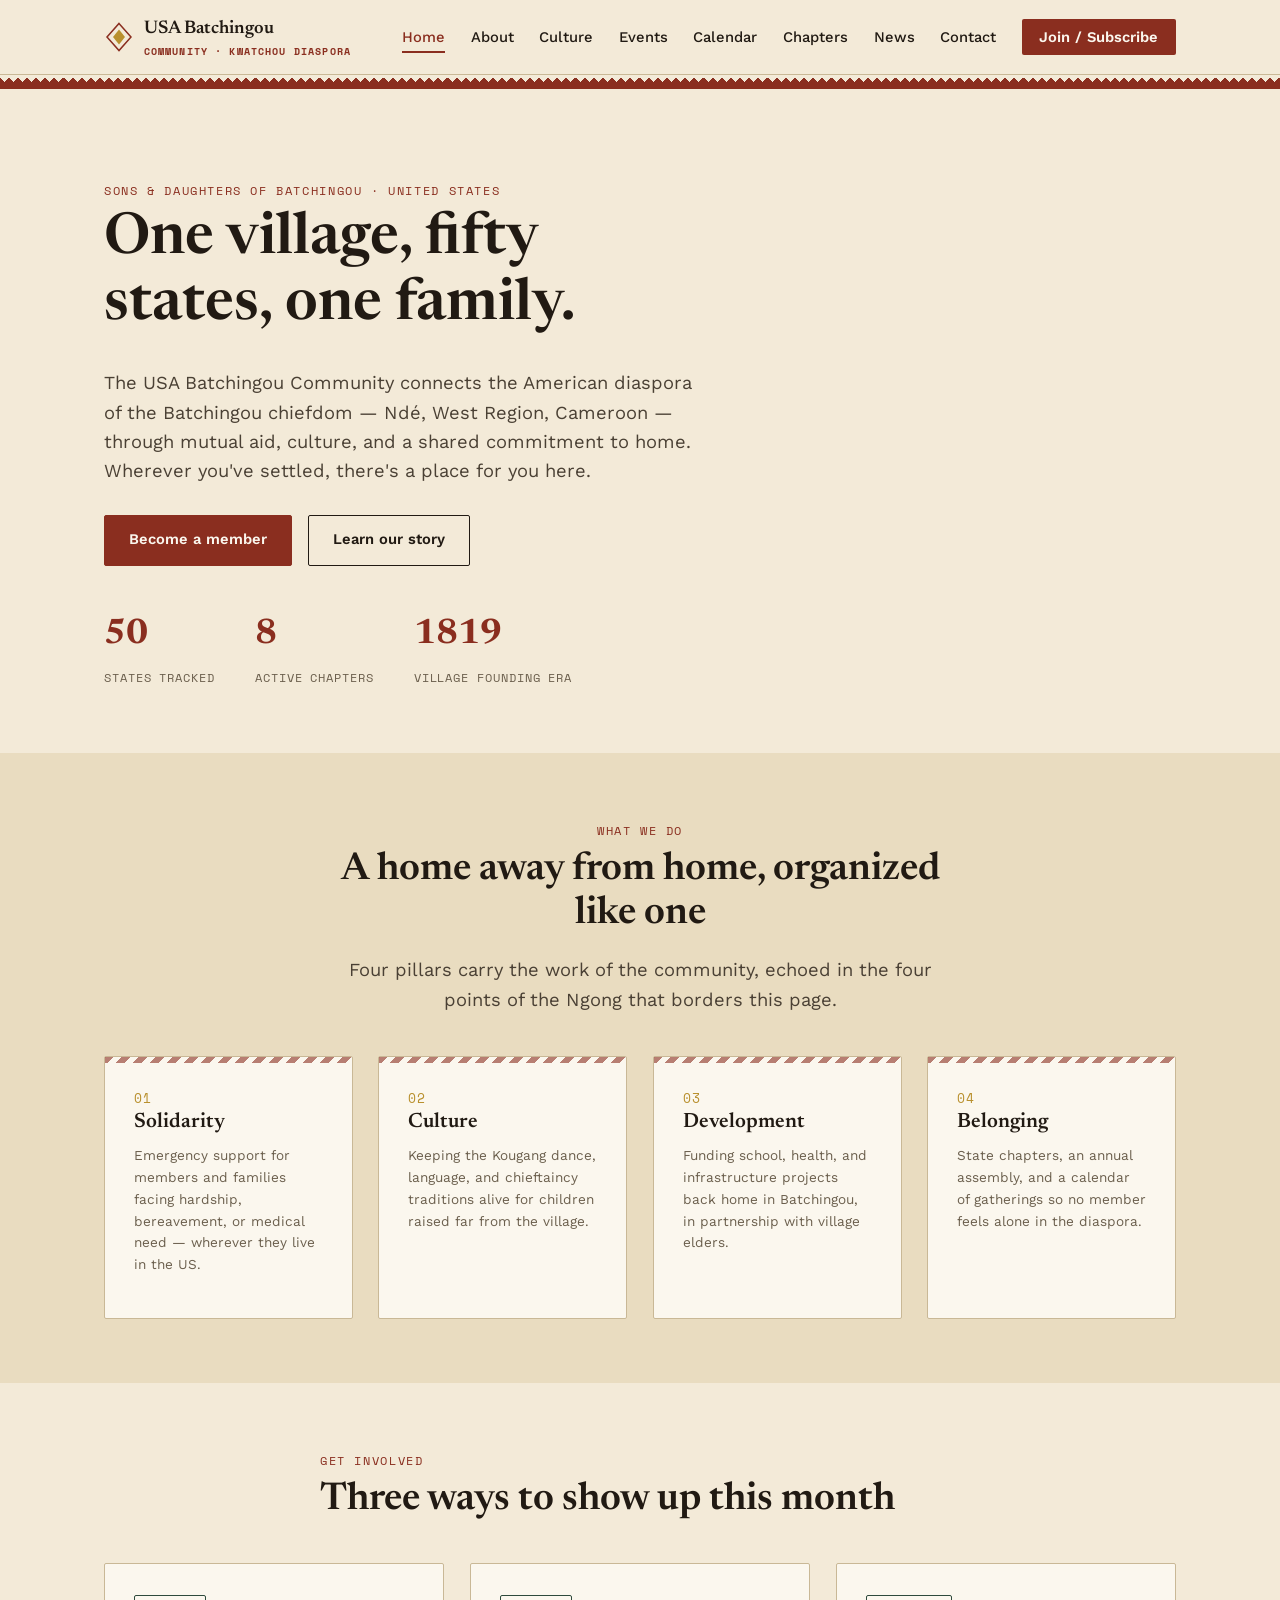
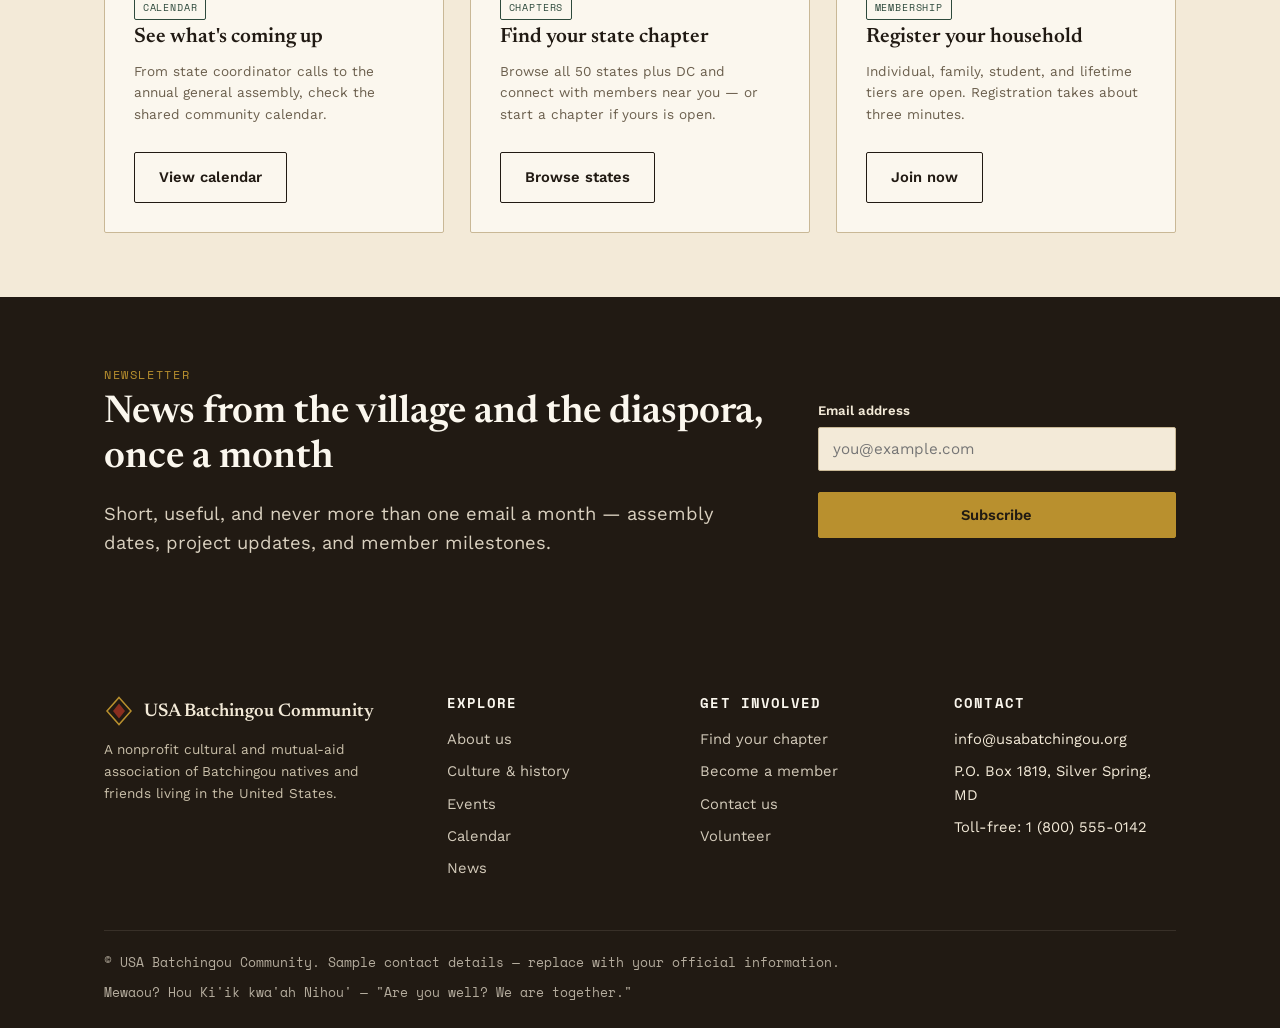
<file: index.html>
<!DOCTYPE html>
<html lang="en">
<head>
<meta charset="UTF-8">
<meta name="viewport" content="width=device-width, initial-scale=1.0">
<title>USA Batchingou Community — Home</title>
<meta name="description" content="The official home of the USA Batchingou Community — connecting sons and daughters of the Batchingou chiefdom across all 50 states.">
<link rel="stylesheet" href="styles.css">
</head>
<body>

<header class="site-header">
  <div class="nav-wrap">
    <a href="index.html" class="brand">
      <span class="mark">
        <svg viewBox="0 0 40 40" fill="none" xmlns="http://www.w3.org/2000/svg">
          <path d="M20 2 L36 20 L20 38 L4 20 Z" stroke="#8A2E1F" stroke-width="2"/>
          <path d="M20 10 L28 20 L20 30 L12 20 Z" fill="#B9902E"/>
        </svg>
      </span>
      <span>USA Batchingou<small>Community · Kwatchou Diaspora</small></span>
    </a>
    <button class="nav-toggle" aria-label="Toggle menu" aria-expanded="false"><span></span><span></span><span></span></button>
    <nav class="main-nav">
      <ul>
        <li><a href="index.html" class="active">Home</a></li>
        <li><a href="about.html">About</a></li>
        <li><a href="culture.html">Culture</a></li>
        <li><a href="events.html">Events</a></li>
        <li><a href="calendar.html">Calendar</a></li>
        <li><a href="chapters.html">Chapters</a></li>
        <li><a href="news.html">News</a></li>
        <li><a href="contact.html">Contact</a></li>
        <li><a href="membership.html" class="nav-cta">Join / Subscribe</a></li>
      </ul>
    </nav>
  </div>
</header>

<div class="ngong-row brick">
  <span></span><span></span><span></span><span></span><span></span><span></span><span></span><span></span><span></span><span></span><span></span><span></span><span></span><span></span><span></span><span></span><span></span><span></span><span></span><span></span>
</div>

<section class="hero">
  <div class="container">
    <div>
      <span class="eyebrow">Sons &amp; Daughters of Batchingou · United States</span>
      <h1>One village, fifty states, one family.</h1>
      <p class="lede">The USA Batchingou Community connects the American diaspora of the Batchingou chiefdom — Ndé, West Region, Cameroon — through mutual aid, culture, and a shared commitment to home. Wherever you've settled, there's a place for you here.</p>
      <div class="hero-actions">
        <a href="membership.html" class="btn btn-primary">Become a member</a>
        <a href="about.html" class="btn btn-ghost">Learn our story</a>
      </div>
      <div class="stats" style="margin-top:2.6rem;">
        <div class="stat"><b>50</b><span>States tracked</span></div>
        <div class="stat"><b>8</b><span>Active chapters</span></div>
        <div class="stat"><b>1819</b><span>Village founding era</span></div>
      </div>
    </div>
    <div class="hero-art" aria-hidden="true">
      <svg viewBox="0 0 320 320" xmlns="http://www.w3.org/2000/svg">
        <circle cx="160" cy="160" r="150" fill="#E9DCC0"/>
        <g stroke="#8A2E1F" stroke-width="3" fill="none">
          <path d="M160 40 L260 160 L160 280 L60 160 Z"/>
          <path d="M160 90 L215 160 L160 230 L105 160 Z" stroke="#B9902E"/>
          <path d="M160 130 L180 160 L160 190 L140 160 Z" fill="#2E4A3C" stroke="none"/>
        </g>
        <g fill="#8A2E1F">
          <circle cx="160" cy="40" r="5"/><circle cx="260" cy="160" r="5"/>
          <circle cx="160" cy="280" r="5"/><circle cx="60" cy="160" r="5"/>
        </g>
      </svg>
    </div>
  </div>
</section>

<section class="section-alt">
  <div class="container">
    <div class="section-head center">
      <span class="eyebrow">What we do</span>
      <h2>A home away from home, organized like one</h2>
      <p class="lede center" style="margin:0 auto;">Four pillars carry the work of the community, echoed in the four points of the Ngong that borders this page.</p>
    </div>
    <div class="grid grid-4">
      <div class="card card-corner">
        <span class="num">01</span>
        <h3>Solidarity</h3>
        <p class="small">Emergency support for members and families facing hardship, bereavement, or medical need — wherever they live in the US.</p>
      </div>
      <div class="card card-corner">
        <span class="num">02</span>
        <h3>Culture</h3>
        <p class="small">Keeping the Kougang dance, language, and chieftaincy traditions alive for children raised far from the village.</p>
      </div>
      <div class="card card-corner">
        <span class="num">03</span>
        <h3>Development</h3>
        <p class="small">Funding school, health, and infrastructure projects back home in Batchingou, in partnership with village elders.</p>
      </div>
      <div class="card card-corner">
        <span class="num">04</span>
        <h3>Belonging</h3>
        <p class="small">State chapters, an annual assembly, and a calendar of gatherings so no member feels alone in the diaspora.</p>
      </div>
    </div>
  </div>
</section>

<section>
  <div class="container">
    <div class="section-head">
      <span class="eyebrow">Get involved</span>
      <h2>Three ways to show up this month</h2>
    </div>
    <div class="grid grid-3">
      <div class="card">
        <span class="tag">Calendar</span>
        <h3>See what's coming up</h3>
        <p class="small">From state coordinator calls to the annual general assembly, check the shared community calendar.</p>
        <a href="calendar.html" class="btn btn-ghost" style="margin-top:.8rem;">View calendar</a>
      </div>
      <div class="card">
        <span class="tag">Chapters</span>
        <h3>Find your state chapter</h3>
        <p class="small">Browse all 50 states plus DC and connect with members near you — or start a chapter if yours is open.</p>
        <a href="chapters.html" class="btn btn-ghost" style="margin-top:.8rem;">Browse states</a>
      </div>
      <div class="card">
        <span class="tag">Membership</span>
        <h3>Register your household</h3>
        <p class="small">Individual, family, student, and lifetime tiers are open. Registration takes about three minutes.</p>
        <a href="membership.html" class="btn btn-ghost" style="margin-top:.8rem;">Join now</a>
      </div>
    </div>
  </div>
</section>

<section class="section-ink">
  <div class="container" style="display:grid; grid-template-columns:1.3fr .7fr; gap:3rem; align-items:center;">
    <div>
      <span class="eyebrow" style="color:var(--gold);">Newsletter</span>
      <h2>News from the village and the diaspora, once a month</h2>
      <p class="lede" style="color:#d9d0bf;">Short, useful, and never more than one email a month — assembly dates, project updates, and member milestones.</p>
    </div>
    <form data-demo-form>
      <div class="field">
        <label for="home-news-email" style="color:var(--parchment);">Email address</label>
        <input type="email" id="home-news-email" name="email" placeholder="you@example.com" required>
      </div>
      <button type="submit" class="btn btn-gold" style="width:100%; justify-content:center;">Subscribe</button>
      <div class="form-msg">Thank you — please check your inbox to confirm your subscription.</div>
    </form>
  </div>
</section>

<footer class="site-footer" id="site-footer-slot"></footer>
<script src="script.js"></script>
<script src="footer.js"></script>
</body>
</html>
</file>
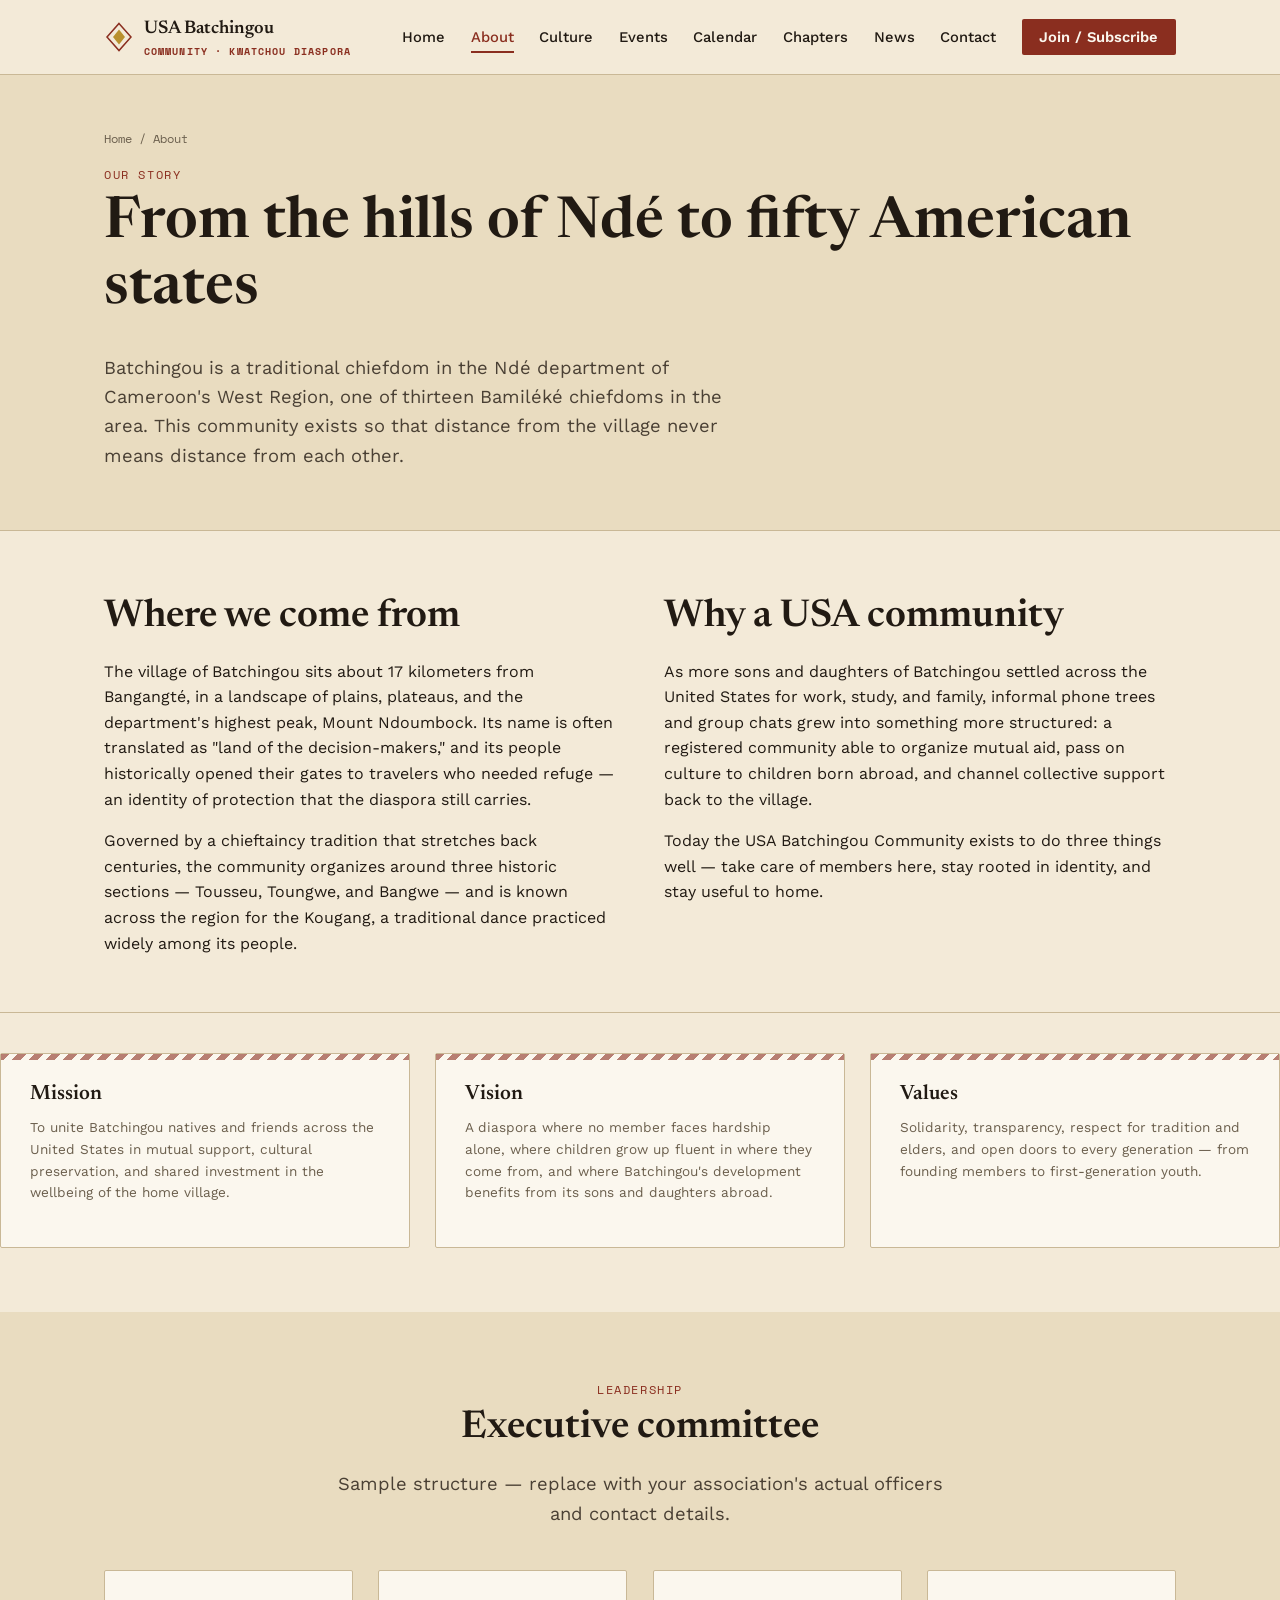
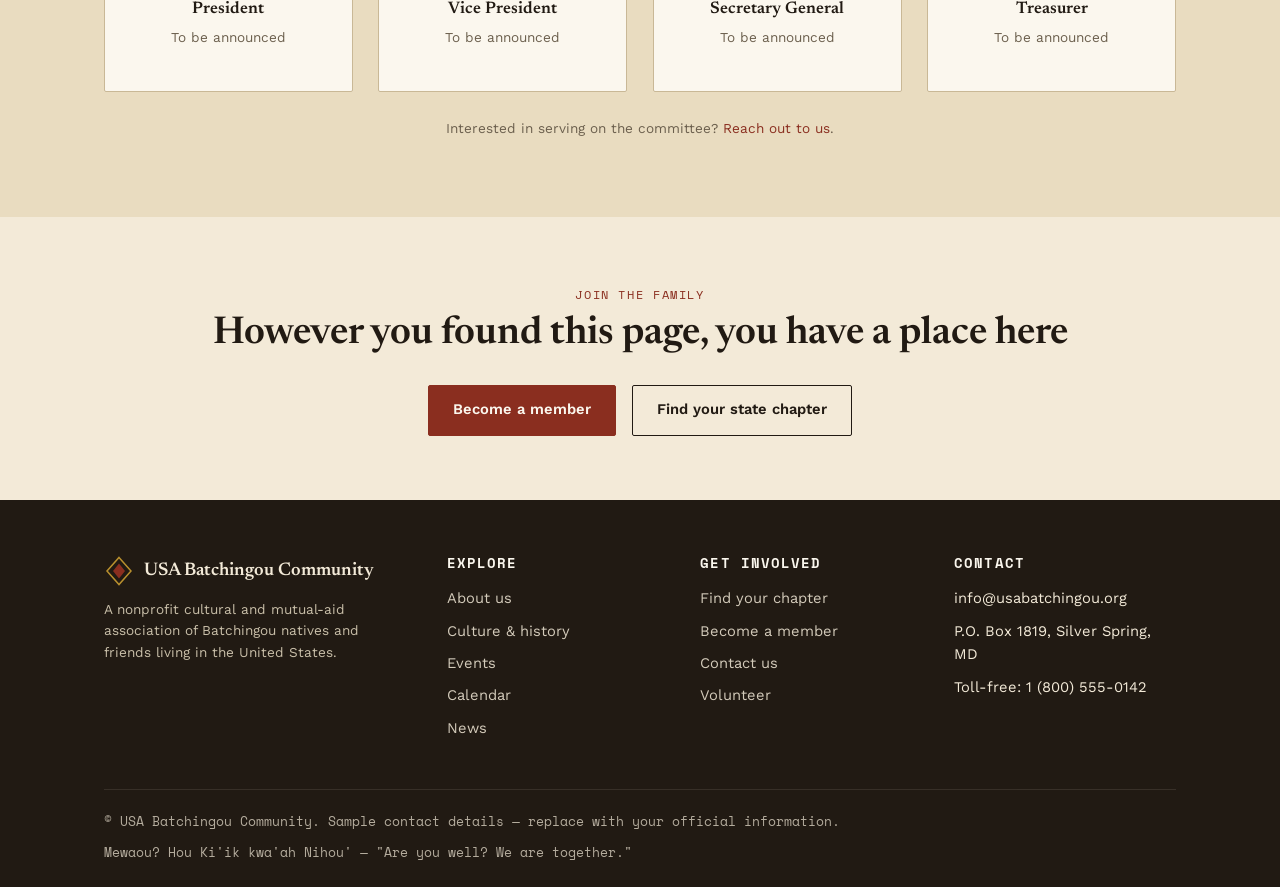
<file: about.html>
<!DOCTYPE html>
<html lang="en">
<head>
<meta charset="UTF-8">
<meta name="viewport" content="width=device-width, initial-scale=1.0">
<title>About — USA Batchingou Community</title>
<meta name="description" content="The history of the Batchingou chiefdom and the mission of its American diaspora community.">
<link rel="stylesheet" href="styles.css">
</head>
<body>

<header class="site-header">
  <div class="nav-wrap">
    <a href="index.html" class="brand">
      <span class="mark"><svg viewBox="0 0 40 40" fill="none" xmlns="http://www.w3.org/2000/svg"><path d="M20 2 L36 20 L20 38 L4 20 Z" stroke="#8A2E1F" stroke-width="2"/><path d="M20 10 L28 20 L20 30 L12 20 Z" fill="#B9902E"/></svg></span>
      <span>USA Batchingou<small>Community · Kwatchou Diaspora</small></span>
    </a>
    <button class="nav-toggle" aria-label="Toggle menu" aria-expanded="false"><span></span><span></span><span></span></button>
    <nav class="main-nav">
      <ul>
        <li><a href="index.html">Home</a></li>
        <li><a href="about.html" class="active">About</a></li>
        <li><a href="culture.html">Culture</a></li>
        <li><a href="events.html">Events</a></li>
        <li><a href="calendar.html">Calendar</a></li>
        <li><a href="chapters.html">Chapters</a></li>
        <li><a href="news.html">News</a></li>
        <li><a href="contact.html">Contact</a></li>
        <li><a href="membership.html" class="nav-cta">Join / Subscribe</a></li>
      </ul>
    </nav>
  </div>
</header>

<div class="page-banner">
  <div class="container">
    <div class="breadcrumb"><a href="index.html">Home</a> / About</div>
    <span class="eyebrow">Our story</span>
    <h1>From the hills of Ndé to fifty American states</h1>
    <p class="lede">Batchingou is a traditional chiefdom in the Ndé department of Cameroon's West Region, one of thirteen Bamiléké chiefdoms in the area. This community exists so that distance from the village never means distance from each other.</p>
  </div>
</div>

<section>
  <div class="container" style="display:grid; grid-template-columns:1fr 1fr; gap:3rem;">
    <div>
      <h2>Where we come from</h2>
      <p>The village of Batchingou sits about 17 kilometers from Bangangté, in a landscape of plains, plateaus, and the department's highest peak, Mount Ndoumbock. Its name is often translated as "land of the decision-makers," and its people historically opened their gates to travelers who needed refuge — an identity of protection that the diaspora still carries.</p>
      <p>Governed by a chieftaincy tradition that stretches back centuries, the community organizes around three historic sections — Tousseu, Toungwe, and Bangwe — and is known across the region for the Kougang, a traditional dance practiced widely among its people.</p>
    </div>
    <div>
      <h2>Why a USA community</h2>
      <p>As more sons and daughters of Batchingou settled across the United States for work, study, and family, informal phone trees and group chats grew into something more structured: a registered community able to organize mutual aid, pass on culture to children born abroad, and channel collective support back to the village.</p>
      <p>Today the USA Batchingou Community exists to do three things well — take care of members here, stay rooted in identity, and stay useful to home.</p>
    </div>
  </div>

  <hr class="divider">

  <div class="grid grid-3">
    <div class="card card-corner">
      <h3>Mission</h3>
      <p class="small">To unite Batchingou natives and friends across the United States in mutual support, cultural preservation, and shared investment in the wellbeing of the home village.</p>
    </div>
    <div class="card card-corner">
      <h3>Vision</h3>
      <p class="small">A diaspora where no member faces hardship alone, where children grow up fluent in where they come from, and where Batchingou's development benefits from its sons and daughters abroad.</p>
    </div>
    <div class="card card-corner">
      <h3>Values</h3>
      <p class="small">Solidarity, transparency, respect for tradition and elders, and open doors to every generation — from founding members to first-generation youth.</p>
    </div>
  </div>
</section>

<section class="section-alt">
  <div class="container">
    <div class="section-head center">
      <span class="eyebrow">Leadership</span>
      <h2>Executive committee</h2>
      <p class="lede center" style="margin:0 auto;">Sample structure — replace with your association's actual officers and contact details.</p>
    </div>
    <div class="grid grid-4">
      <div class="card center">
        <h3 style="font-size:1.05rem;">President</h3>
        <p class="small">To be announced</p>
      </div>
      <div class="card center">
        <h3 style="font-size:1.05rem;">Vice President</h3>
        <p class="small">To be announced</p>
      </div>
      <div class="card center">
        <h3 style="font-size:1.05rem;">Secretary General</h3>
        <p class="small">To be announced</p>
      </div>
      <div class="card center">
        <h3 style="font-size:1.05rem;">Treasurer</h3>
        <p class="small">To be announced</p>
      </div>
    </div>
    <p class="small center" style="margin-top:1.6rem;">Interested in serving on the committee? <a href="contact.html">Reach out to us</a>.</p>
  </div>
</section>

<section>
  <div class="container center">
    <span class="eyebrow">Join the family</span>
    <h2>However you found this page, you have a place here</h2>
    <div class="hero-actions" style="justify-content:center;">
      <a href="membership.html" class="btn btn-primary">Become a member</a>
      <a href="chapters.html" class="btn btn-ghost">Find your state chapter</a>
    </div>
  </div>
</section>

<footer class="site-footer" id="site-footer-slot"></footer>
<script src="script.js"></script>
<script src="footer.js"></script>
</body>
</html>
</file>
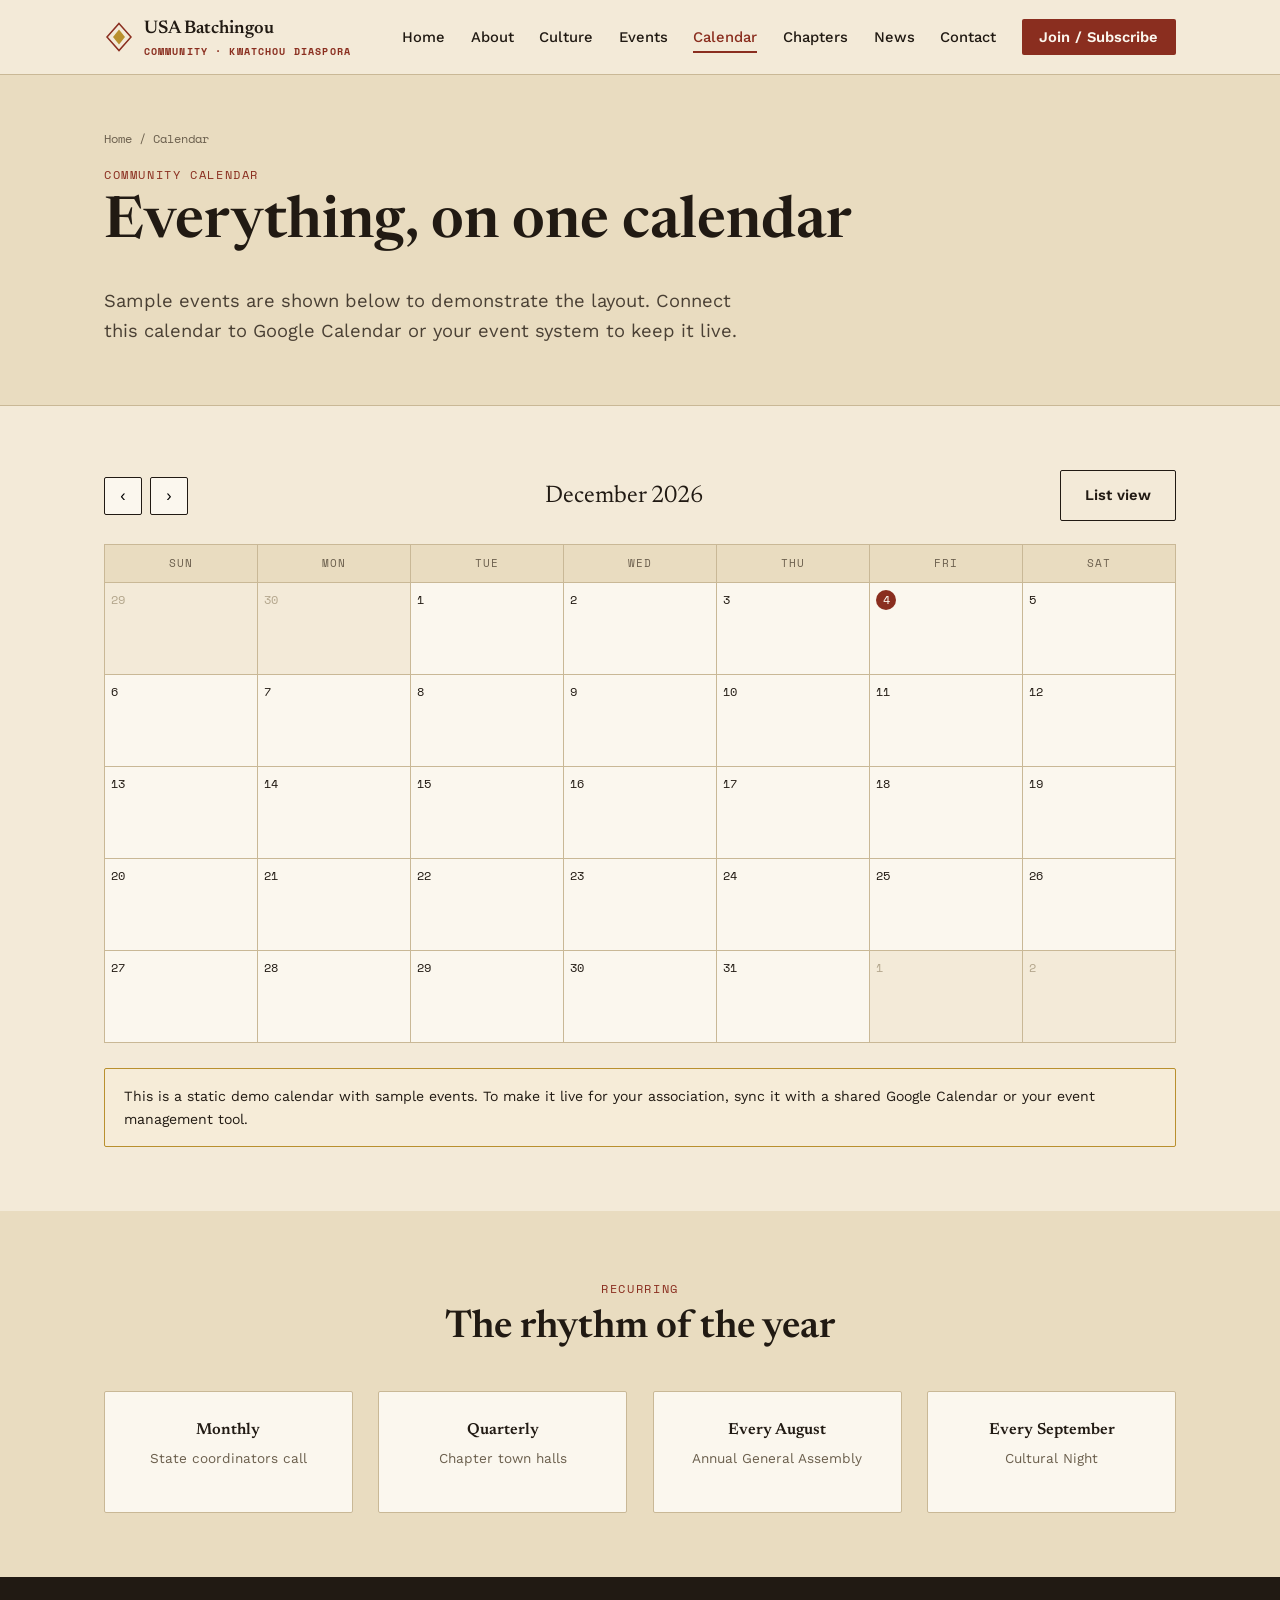
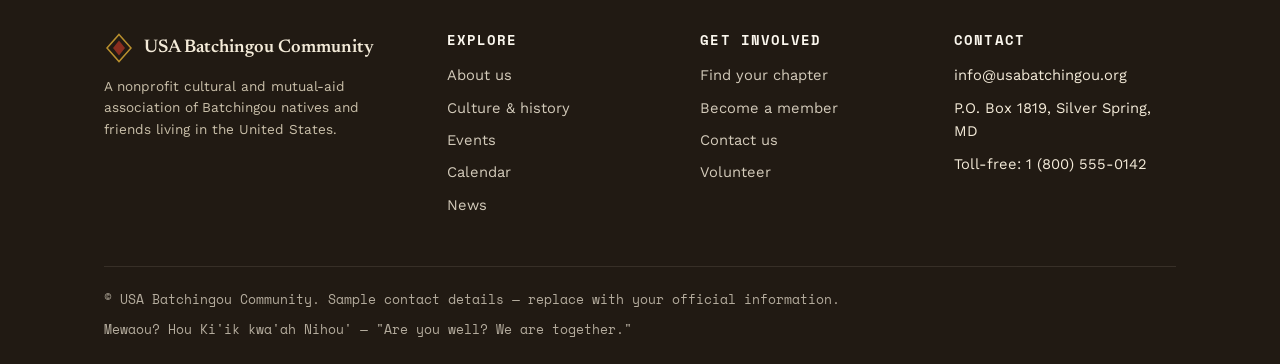
<file: calendar.html>
<!DOCTYPE html>
<html lang="en">
<head>
<meta charset="UTF-8">
<meta name="viewport" content="width=device-width, initial-scale=1.0">
<title>Calendar — USA Batchingou Community</title>
<meta name="description" content="The shared community calendar of the USA Batchingou Community — assemblies, chapter meetups, and cultural events.">
<link rel="stylesheet" href="styles.css">
</head>
<body>

<header class="site-header">
  <div class="nav-wrap">
    <a href="index.html" class="brand">
      <span class="mark"><svg viewBox="0 0 40 40" fill="none" xmlns="http://www.w3.org/2000/svg"><path d="M20 2 L36 20 L20 38 L4 20 Z" stroke="#8A2E1F" stroke-width="2"/><path d="M20 10 L28 20 L20 30 L12 20 Z" fill="#B9902E"/></svg></span>
      <span>USA Batchingou<small>Community · Kwatchou Diaspora</small></span>
    </a>
    <button class="nav-toggle" aria-label="Toggle menu" aria-expanded="false"><span></span><span></span><span></span></button>
    <nav class="main-nav">
      <ul>
        <li><a href="index.html">Home</a></li>
        <li><a href="about.html">About</a></li>
        <li><a href="culture.html">Culture</a></li>
        <li><a href="events.html">Events</a></li>
        <li><a href="calendar.html" class="active">Calendar</a></li>
        <li><a href="chapters.html">Chapters</a></li>
        <li><a href="news.html">News</a></li>
        <li><a href="contact.html">Contact</a></li>
        <li><a href="membership.html" class="nav-cta">Join / Subscribe</a></li>
      </ul>
    </nav>
  </div>
</header>

<div class="page-banner">
  <div class="container">
    <div class="breadcrumb"><a href="index.html">Home</a> / Calendar</div>
    <span class="eyebrow">Community calendar</span>
    <h1>Everything, on one calendar</h1>
    <p class="lede">Sample events are shown below to demonstrate the layout. Connect this calendar to Google Calendar or your event system to keep it live.</p>
  </div>
</div>

<section>
  <div class="container">
    <div class="cal-head">
      <div class="cal-nav">
        <button id="calPrev" aria-label="Previous month">‹</button>
        <button id="calNext" aria-label="Next month">›</button>
      </div>
      <div class="month-label" id="calMonthLabel"></div>
      <a href="events.html" class="btn btn-ghost">List view</a>
    </div>
    <div class="cal-grid" id="calGrid"></div>

    <div class="notice" style="margin-top:1.6rem;">
      This is a static demo calendar with sample events. To make it live for your association, sync it with a shared Google Calendar or your event management tool.
    </div>
  </div>
</section>

<section class="section-alt">
  <div class="container">
    <div class="section-head center">
      <span class="eyebrow">Recurring</span>
      <h2>The rhythm of the year</h2>
    </div>
    <div class="grid grid-4">
      <div class="card center"><h3 style="font-size:1rem;">Monthly</h3><p class="small">State coordinators call</p></div>
      <div class="card center"><h3 style="font-size:1rem;">Quarterly</h3><p class="small">Chapter town halls</p></div>
      <div class="card center"><h3 style="font-size:1rem;">Every August</h3><p class="small">Annual General Assembly</p></div>
      <div class="card center"><h3 style="font-size:1rem;">Every September</h3><p class="small">Cultural Night</p></div>
    </div>
  </div>
</section>

<footer class="site-footer" id="site-footer-slot"></footer>
<script src="script.js"></script>
<script src="footer.js"></script>
</body>
</html>
</file>
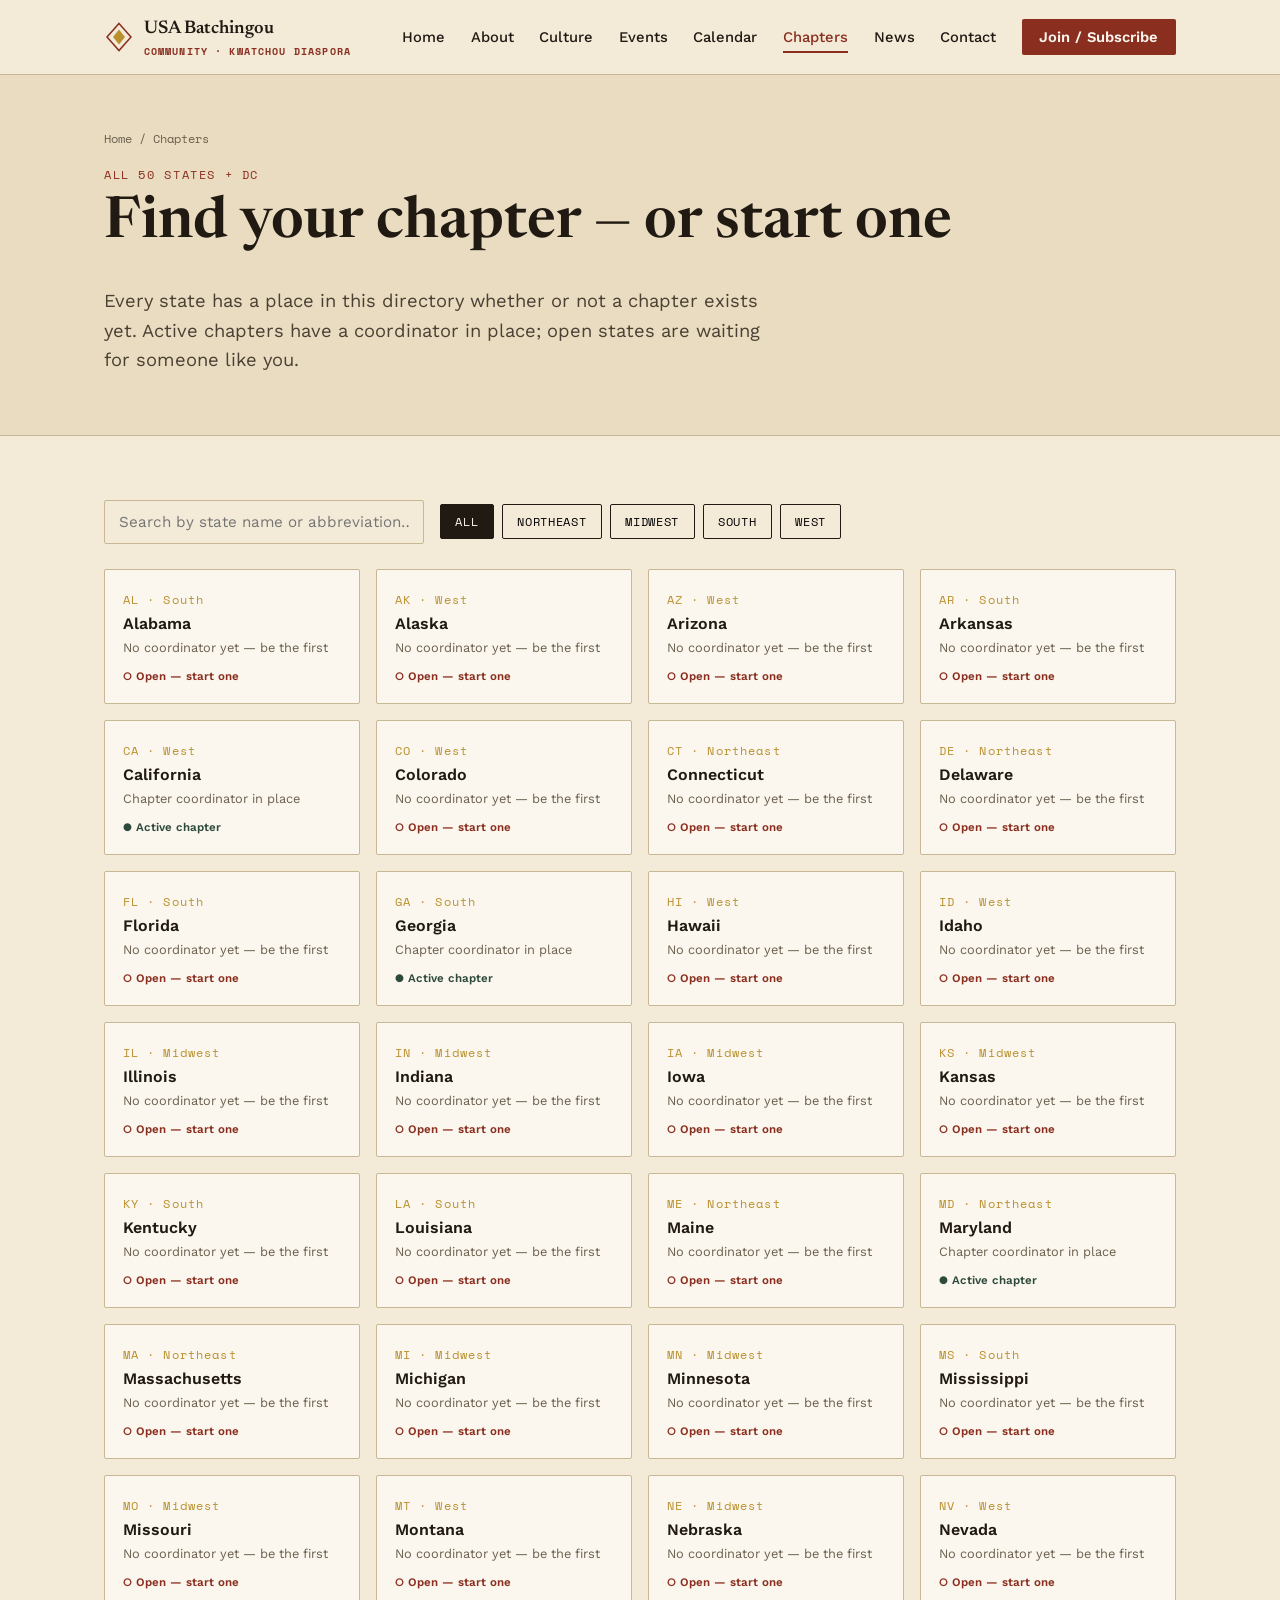
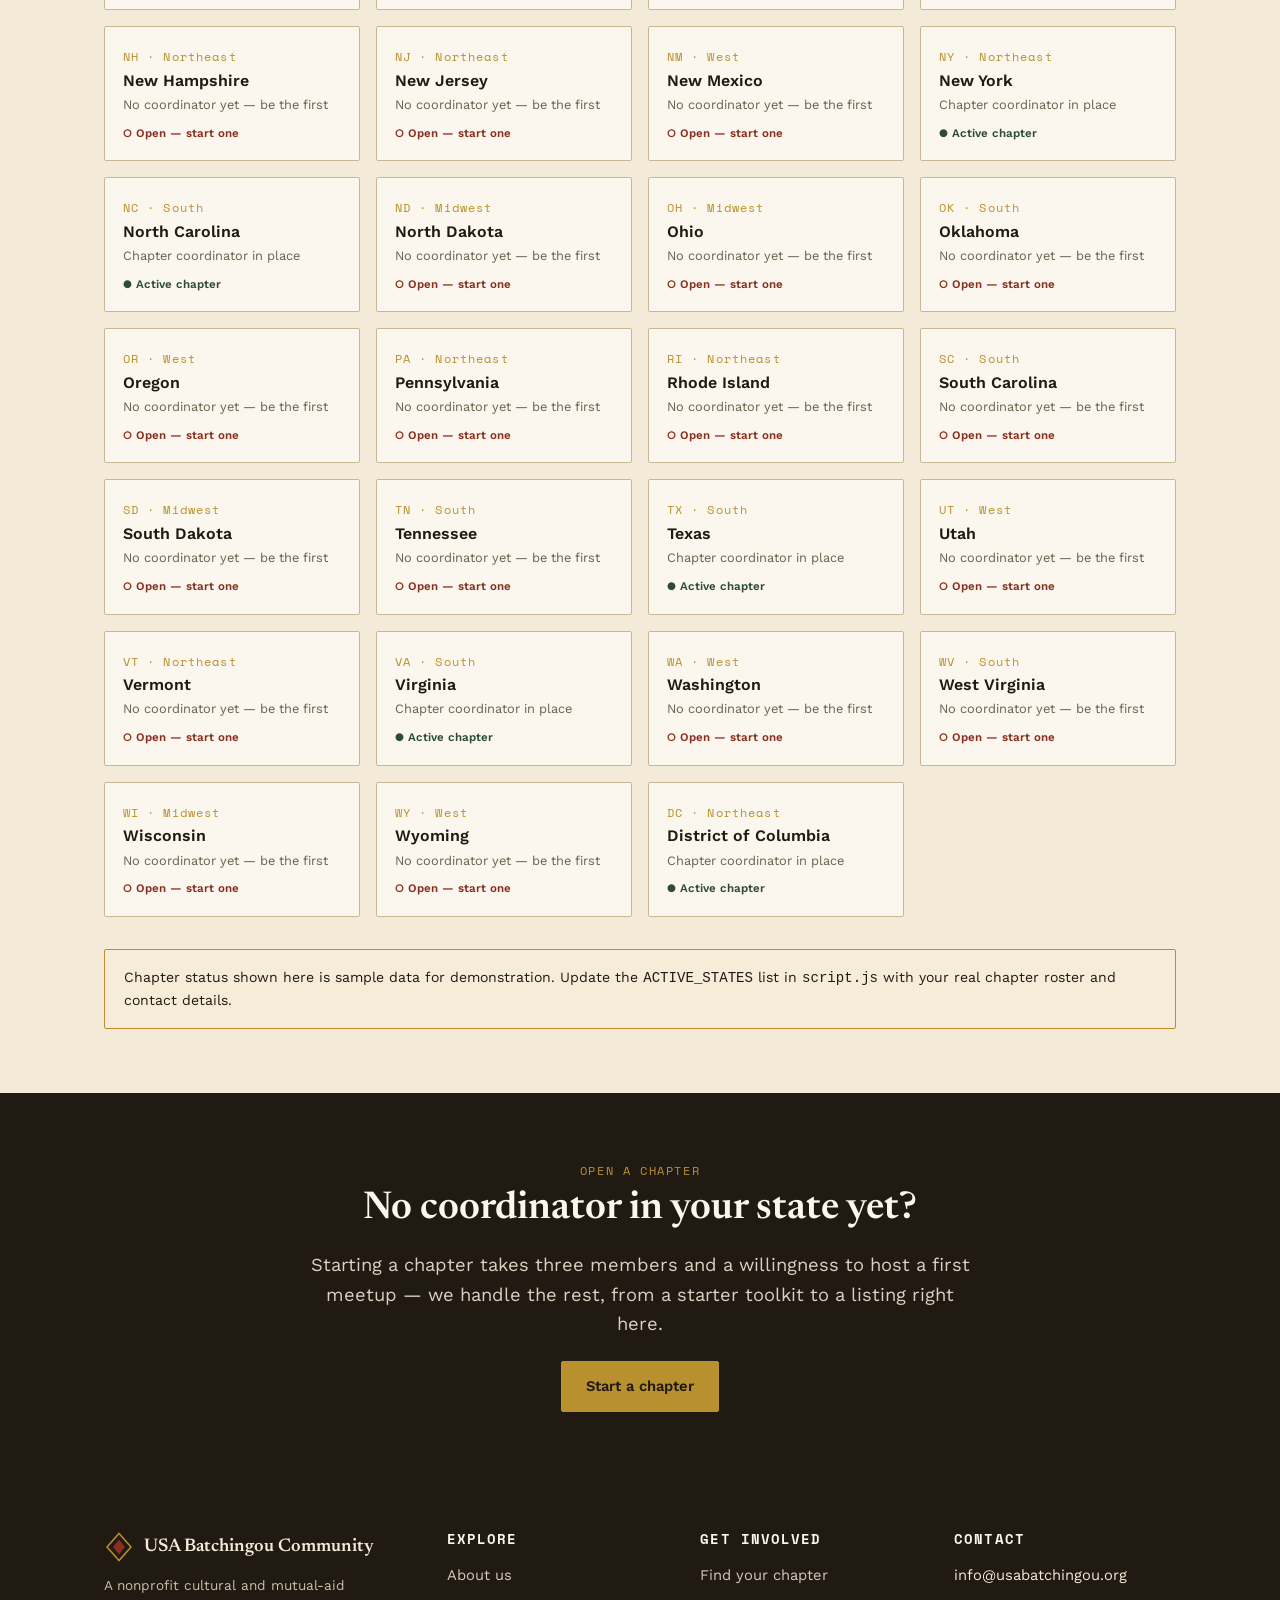
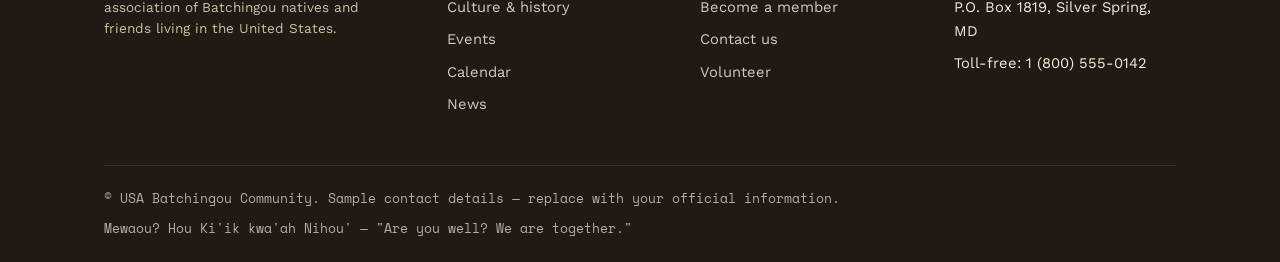
<file: chapters.html>
<!DOCTYPE html>
<html lang="en">
<head>
<meta charset="UTF-8">
<meta name="viewport" content="width=device-width, initial-scale=1.0">
<title>Chapters — All 50 States — USA Batchingou Community</title>
<meta name="description" content="Find or start a Batchingou community chapter in your state — all 50 states and DC listed.">
<link rel="stylesheet" href="styles.css">
</head>
<body>

<header class="site-header">
  <div class="nav-wrap">
    <a href="index.html" class="brand">
      <span class="mark"><svg viewBox="0 0 40 40" fill="none" xmlns="http://www.w3.org/2000/svg"><path d="M20 2 L36 20 L20 38 L4 20 Z" stroke="#8A2E1F" stroke-width="2"/><path d="M20 10 L28 20 L20 30 L12 20 Z" fill="#B9902E"/></svg></span>
      <span>USA Batchingou<small>Community · Kwatchou Diaspora</small></span>
    </a>
    <button class="nav-toggle" aria-label="Toggle menu" aria-expanded="false"><span></span><span></span><span></span></button>
    <nav class="main-nav">
      <ul>
        <li><a href="index.html">Home</a></li>
        <li><a href="about.html">About</a></li>
        <li><a href="culture.html">Culture</a></li>
        <li><a href="events.html">Events</a></li>
        <li><a href="calendar.html">Calendar</a></li>
        <li><a href="chapters.html" class="active">Chapters</a></li>
        <li><a href="news.html">News</a></li>
        <li><a href="contact.html">Contact</a></li>
        <li><a href="membership.html" class="nav-cta">Join / Subscribe</a></li>
      </ul>
    </nav>
  </div>
</header>

<div class="page-banner">
  <div class="container">
    <div class="breadcrumb"><a href="index.html">Home</a> / Chapters</div>
    <span class="eyebrow">All 50 states + DC</span>
    <h1>Find your chapter — or start one</h1>
    <p class="lede">Every state has a place in this directory whether or not a chapter exists yet. Active chapters have a coordinator in place; open states are waiting for someone like you.</p>
  </div>
</div>

<section>
  <div class="container">
    <div class="states-toolbar">
      <input type="text" id="stateSearch" placeholder="Search by state name or abbreviation…">
      <div class="region-tabs">
        <button class="active" data-region="All">All</button>
        <button data-region="Northeast">Northeast</button>
        <button data-region="Midwest">Midwest</button>
        <button data-region="South">South</button>
        <button data-region="West">West</button>
      </div>
    </div>
    <div class="state-grid" id="stateGrid"></div>

    <div class="notice" style="margin-top:2rem;">
      Chapter status shown here is sample data for demonstration. Update the <code>ACTIVE_STATES</code> list in <code>script.js</code> with your real chapter roster and contact details.
    </div>
  </div>
</section>

<section class="section-ink center">
  <div class="container">
    <span class="eyebrow" style="color:var(--gold);">Open a chapter</span>
    <h2>No coordinator in your state yet?</h2>
    <p class="lede center" style="margin:0 auto 1.4rem; color:#d9d0bf;">Starting a chapter takes three members and a willingness to host a first meetup — we handle the rest, from a starter toolkit to a listing right here.</p>
    <a href="contact.html" class="btn btn-gold">Start a chapter</a>
  </div>
</section>

<footer class="site-footer" id="site-footer-slot"></footer>
<script src="script.js"></script>
<script src="footer.js"></script>
</body>
</html>
</file>
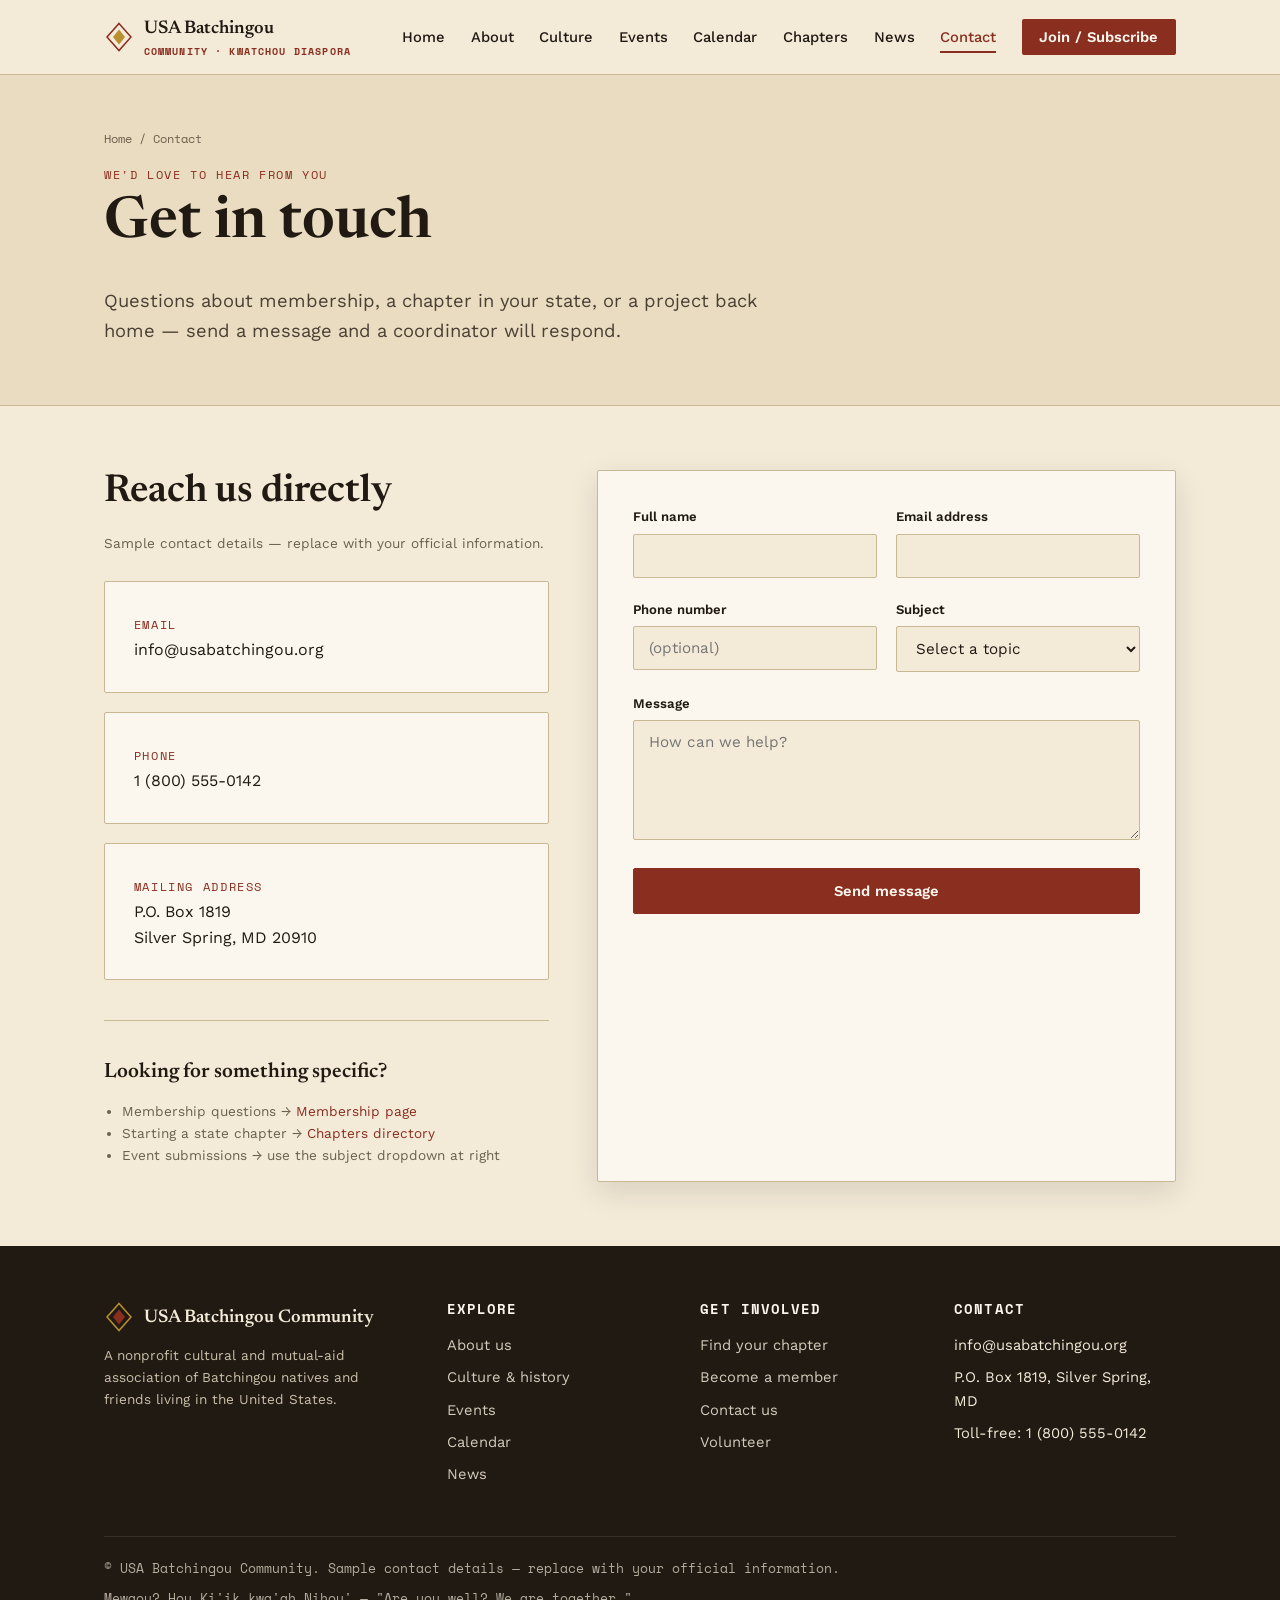
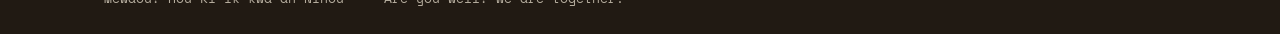
<file: contact.html>
<!DOCTYPE html>
<html lang="en">
<head>
<meta charset="UTF-8">
<meta name="viewport" content="width=device-width, initial-scale=1.0">
<title>Contact — USA Batchingou Community</title>
<meta name="description" content="Get in touch with the USA Batchingou Community — general inquiries, chapter questions, and volunteering.">
<link rel="stylesheet" href="styles.css">
</head>
<body>

<header class="site-header">
  <div class="nav-wrap">
    <a href="index.html" class="brand">
      <span class="mark"><svg viewBox="0 0 40 40" fill="none" xmlns="http://www.w3.org/2000/svg"><path d="M20 2 L36 20 L20 38 L4 20 Z" stroke="#8A2E1F" stroke-width="2"/><path d="M20 10 L28 20 L20 30 L12 20 Z" fill="#B9902E"/></svg></span>
      <span>USA Batchingou<small>Community · Kwatchou Diaspora</small></span>
    </a>
    <button class="nav-toggle" aria-label="Toggle menu" aria-expanded="false"><span></span><span></span><span></span></button>
    <nav class="main-nav">
      <ul>
        <li><a href="index.html">Home</a></li>
        <li><a href="about.html">About</a></li>
        <li><a href="culture.html">Culture</a></li>
        <li><a href="events.html">Events</a></li>
        <li><a href="calendar.html">Calendar</a></li>
        <li><a href="chapters.html">Chapters</a></li>
        <li><a href="news.html">News</a></li>
        <li><a href="contact.html" class="active">Contact</a></li>
        <li><a href="membership.html" class="nav-cta">Join / Subscribe</a></li>
      </ul>
    </nav>
  </div>
</header>

<div class="page-banner">
  <div class="container">
    <div class="breadcrumb"><a href="index.html">Home</a> / Contact</div>
    <span class="eyebrow">We'd love to hear from you</span>
    <h1>Get in touch</h1>
    <p class="lede">Questions about membership, a chapter in your state, or a project back home — send a message and a coordinator will respond.</p>
  </div>
</div>

<section>
  <div class="container" style="display:grid; grid-template-columns:1fr 1.3fr; gap:3rem;">
    <div>
      <h2>Reach us directly</h2>
      <p class="small" style="margin-bottom:1.6rem;">Sample contact details — replace with your official information.</p>
      <div class="grid" style="gap:1.2rem;">
        <div class="card">
          <span class="eyebrow" style="margin-bottom:.2rem;">Email</span>
          <p class="mb-0">info@usabatchingou.org</p>
        </div>
        <div class="card">
          <span class="eyebrow" style="margin-bottom:.2rem;">Phone</span>
          <p class="mb-0">1 (800) 555-0142</p>
        </div>
        <div class="card">
          <span class="eyebrow" style="margin-bottom:.2rem;">Mailing address</span>
          <p class="mb-0">P.O. Box 1819<br>Silver Spring, MD 20910</p>
        </div>
      </div>
      <hr class="divider">
      <h3>Looking for something specific?</h3>
      <ul style="padding-left:1.1rem;">
        <li class="small">Membership questions → <a href="membership.html">Membership page</a></li>
        <li class="small">Starting a state chapter → <a href="chapters.html">Chapters directory</a></li>
        <li class="small">Event submissions → use the subject dropdown at right</li>
      </ul>
    </div>

    <div class="form-card">
      <form data-demo-form>
        <div class="row-2">
          <div class="field">
            <label for="c-name">Full name</label>
            <input type="text" id="c-name" name="name" required>
          </div>
          <div class="field">
            <label for="c-email">Email address</label>
            <input type="email" id="c-email" name="email" required>
          </div>
        </div>
        <div class="row-2">
          <div class="field">
            <label for="c-phone">Phone number</label>
            <input type="tel" id="c-phone" name="phone" placeholder="(optional)">
          </div>
          <div class="field">
            <label for="c-subject">Subject</label>
            <select id="c-subject" name="subject" required>
              <option value="">Select a topic</option>
              <option>General inquiry</option>
              <option>Membership question</option>
              <option>Starting a state chapter</option>
              <option>Event submission</option>
              <option>Volunteering</option>
              <option>Press &amp; media</option>
            </select>
          </div>
        </div>
        <div class="field">
          <label for="c-message">Message</label>
          <textarea id="c-message" name="message" required placeholder="How can we help?"></textarea>
        </div>
        <button type="submit" class="btn btn-primary" style="width:100%; justify-content:center;">Send message</button>
        <div class="form-msg">Message received — thank you. A coordinator typically replies within 2–3 business days.</div>
      </form>
    </div>
  </div>
</section>

<footer class="site-footer" id="site-footer-slot"></footer>
<script src="script.js"></script>
<script src="footer.js"></script>
</body>
</html>
</file>
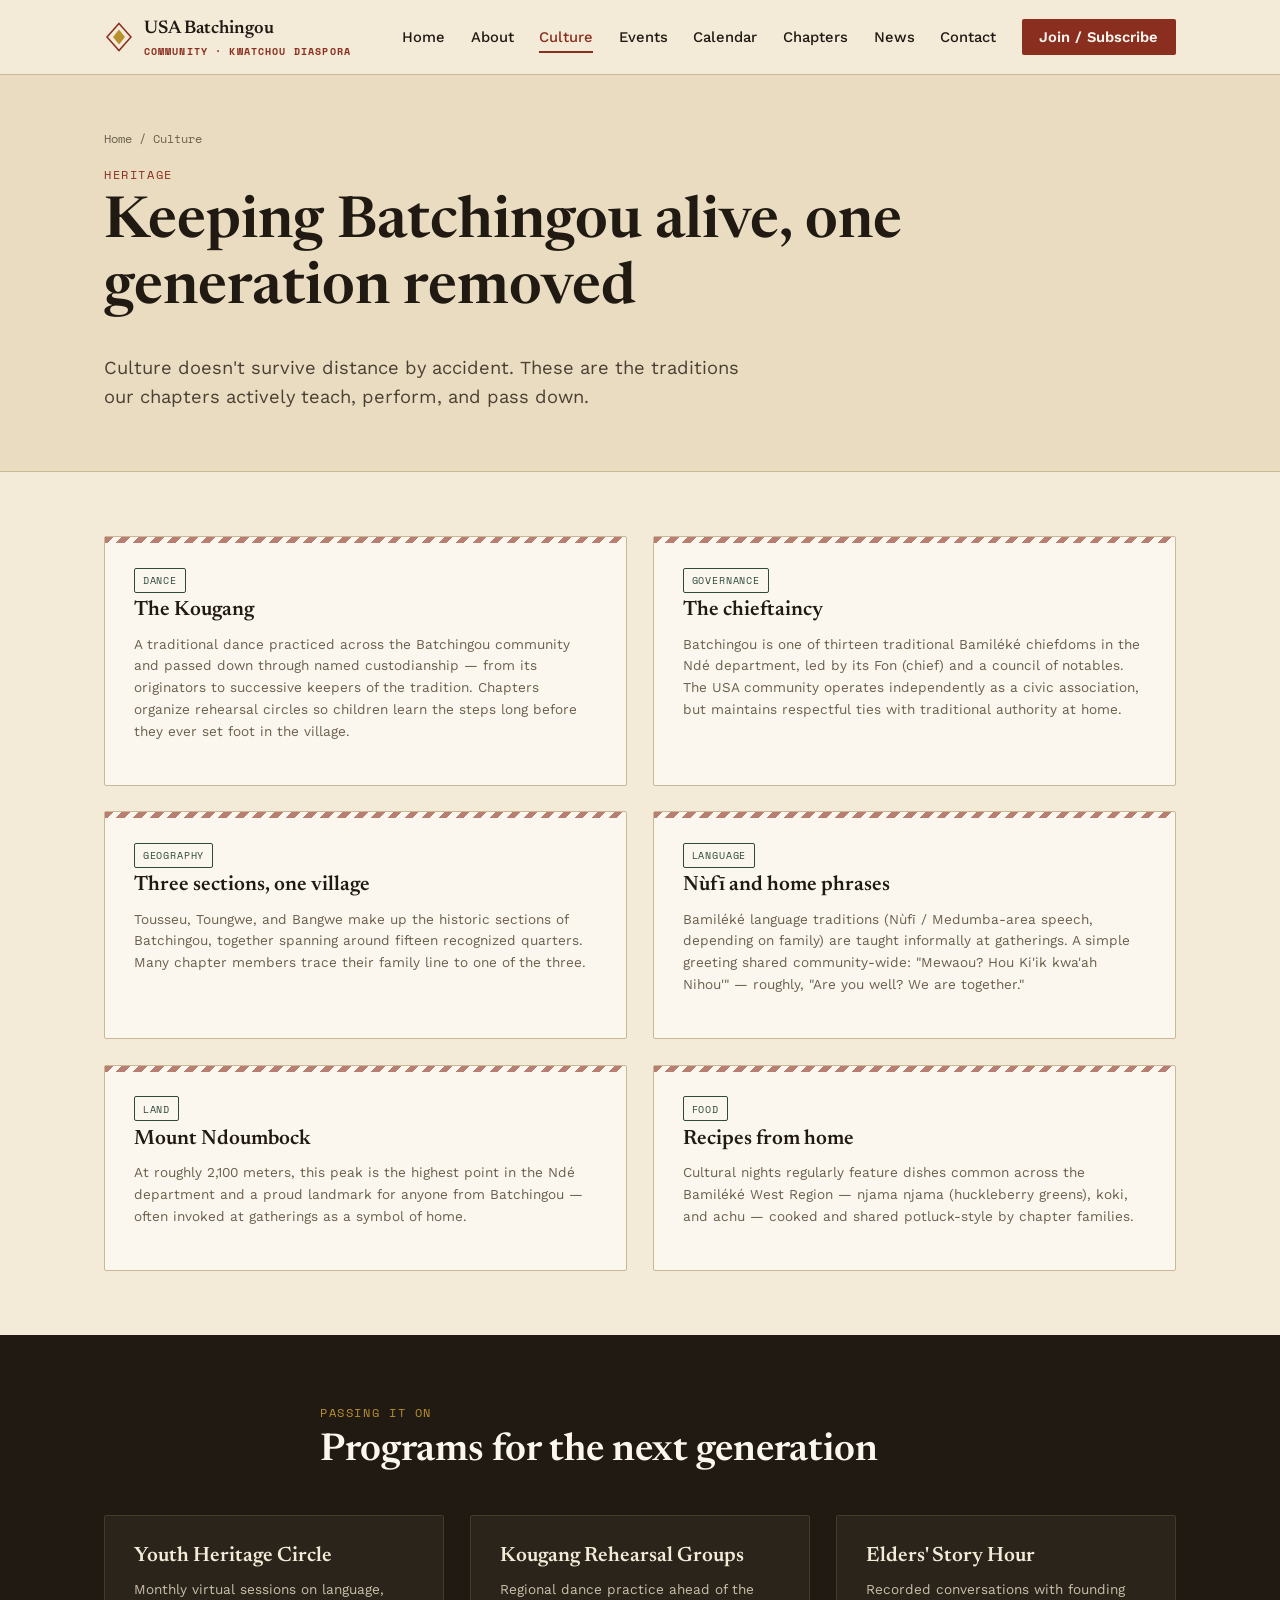
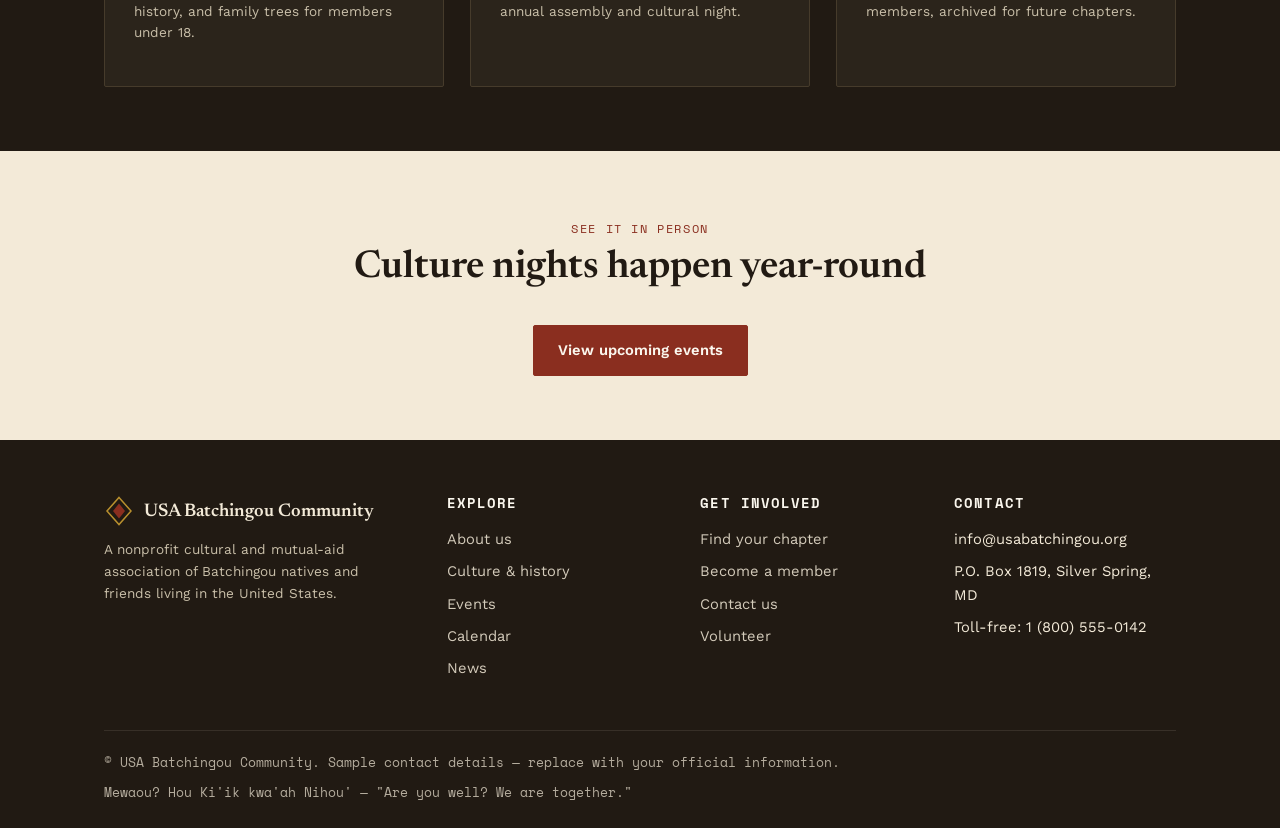
<file: culture.html>
<!DOCTYPE html>
<html lang="en">
<head>
<meta charset="UTF-8">
<meta name="viewport" content="width=device-width, initial-scale=1.0">
<title>Culture & Traditions — USA Batchingou Community</title>
<meta name="description" content="Bamiléké heritage, the Kougang dance, chieftaincy, language, and traditions kept alive by the Batchingou diaspora in the USA.">
<link rel="stylesheet" href="styles.css">
</head>
<body>

<header class="site-header">
  <div class="nav-wrap">
    <a href="index.html" class="brand">
      <span class="mark"><svg viewBox="0 0 40 40" fill="none" xmlns="http://www.w3.org/2000/svg"><path d="M20 2 L36 20 L20 38 L4 20 Z" stroke="#8A2E1F" stroke-width="2"/><path d="M20 10 L28 20 L20 30 L12 20 Z" fill="#B9902E"/></svg></span>
      <span>USA Batchingou<small>Community · Kwatchou Diaspora</small></span>
    </a>
    <button class="nav-toggle" aria-label="Toggle menu" aria-expanded="false"><span></span><span></span><span></span></button>
    <nav class="main-nav">
      <ul>
        <li><a href="index.html">Home</a></li>
        <li><a href="about.html">About</a></li>
        <li><a href="culture.html" class="active">Culture</a></li>
        <li><a href="events.html">Events</a></li>
        <li><a href="calendar.html">Calendar</a></li>
        <li><a href="chapters.html">Chapters</a></li>
        <li><a href="news.html">News</a></li>
        <li><a href="contact.html">Contact</a></li>
        <li><a href="membership.html" class="nav-cta">Join / Subscribe</a></li>
      </ul>
    </nav>
  </div>
</header>

<div class="page-banner">
  <div class="container">
    <div class="breadcrumb"><a href="index.html">Home</a> / Culture</div>
    <span class="eyebrow">Heritage</span>
    <h1>Keeping Batchingou alive, one generation removed</h1>
    <p class="lede">Culture doesn't survive distance by accident. These are the traditions our chapters actively teach, perform, and pass down.</p>
  </div>
</div>

<section>
  <div class="container">
    <div class="grid grid-2">
      <div class="card card-corner">
        <span class="tag">Dance</span>
        <h3>The Kougang</h3>
        <p class="small">A traditional dance practiced across the Batchingou community and passed down through named custodianship — from its originators to successive keepers of the tradition. Chapters organize rehearsal circles so children learn the steps long before they ever set foot in the village.</p>
      </div>
      <div class="card card-corner">
        <span class="tag">Governance</span>
        <h3>The chieftaincy</h3>
        <p class="small">Batchingou is one of thirteen traditional Bamiléké chiefdoms in the Ndé department, led by its Fon (chief) and a council of notables. The USA community operates independently as a civic association, but maintains respectful ties with traditional authority at home.</p>
      </div>
      <div class="card card-corner">
        <span class="tag">Geography</span>
        <h3>Three sections, one village</h3>
        <p class="small">Tousseu, Toungwe, and Bangwe make up the historic sections of Batchingou, together spanning around fifteen recognized quarters. Many chapter members trace their family line to one of the three.</p>
      </div>
      <div class="card card-corner">
        <span class="tag">Language</span>
        <h3>Nùfī and home phrases</h3>
        <p class="small">Bamiléké language traditions (Nùfī / Medumba-area speech, depending on family) are taught informally at gatherings. A simple greeting shared community-wide: "Mewaou? Hou Ki'ik kwa'ah Nihou'" — roughly, "Are you well? We are together."</p>
      </div>
      <div class="card card-corner">
        <span class="tag">Land</span>
        <h3>Mount Ndoumbock</h3>
        <p class="small">At roughly 2,100 meters, this peak is the highest point in the Ndé department and a proud landmark for anyone from Batchingou — often invoked at gatherings as a symbol of home.</p>
      </div>
      <div class="card card-corner">
        <span class="tag">Food</span>
        <h3>Recipes from home</h3>
        <p class="small">Cultural nights regularly feature dishes common across the Bamiléké West Region — njama njama (huckleberry greens), koki, and achu — cooked and shared potluck-style by chapter families.</p>
      </div>
    </div>
  </div>
</section>

<section class="section-ink">
  <div class="container">
    <div class="section-head">
      <span class="eyebrow" style="color:var(--gold);">Passing it on</span>
      <h2>Programs for the next generation</h2>
    </div>
    <div class="grid grid-3">
      <div class="card" style="background:#2b241b; border-color:#463b2b;">
        <h3 style="color:var(--parchment);">Youth Heritage Circle</h3>
        <p class="small" style="color:#c9bfa9;">Monthly virtual sessions on language, history, and family trees for members under 18.</p>
      </div>
      <div class="card" style="background:#2b241b; border-color:#463b2b;">
        <h3 style="color:var(--parchment);">Kougang Rehearsal Groups</h3>
        <p class="small" style="color:#c9bfa9;">Regional dance practice ahead of the annual assembly and cultural night.</p>
      </div>
      <div class="card" style="background:#2b241b; border-color:#463b2b;">
        <h3 style="color:var(--parchment);">Elders' Story Hour</h3>
        <p class="small" style="color:#c9bfa9;">Recorded conversations with founding members, archived for future chapters.</p>
      </div>
    </div>
  </div>
</section>

<section class="center">
  <div class="container">
    <span class="eyebrow">See it in person</span>
    <h2>Culture nights happen year-round</h2>
    <a href="events.html" class="btn btn-primary" style="margin-top:1rem;">View upcoming events</a>
  </div>
</section>

<footer class="site-footer" id="site-footer-slot"></footer>
<script src="script.js"></script>
<script src="footer.js"></script>
</body>
</html>
</file>
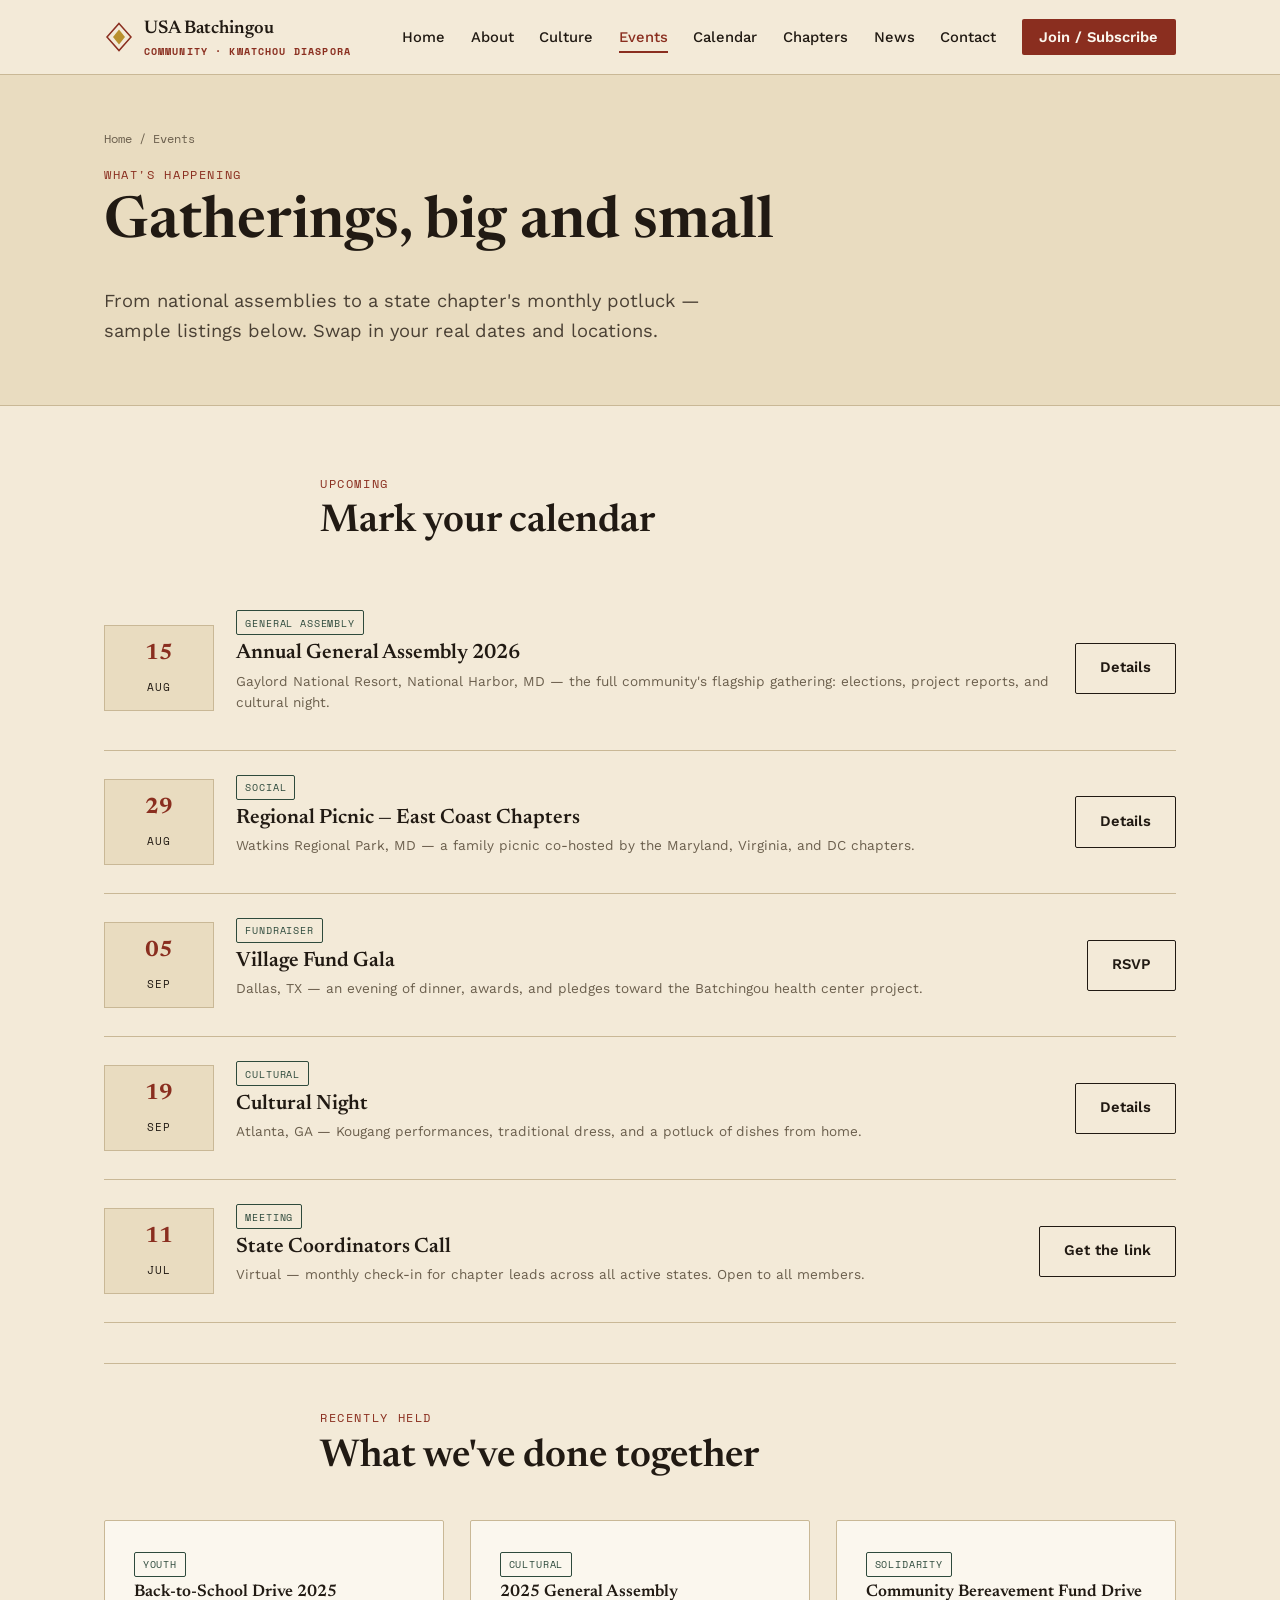
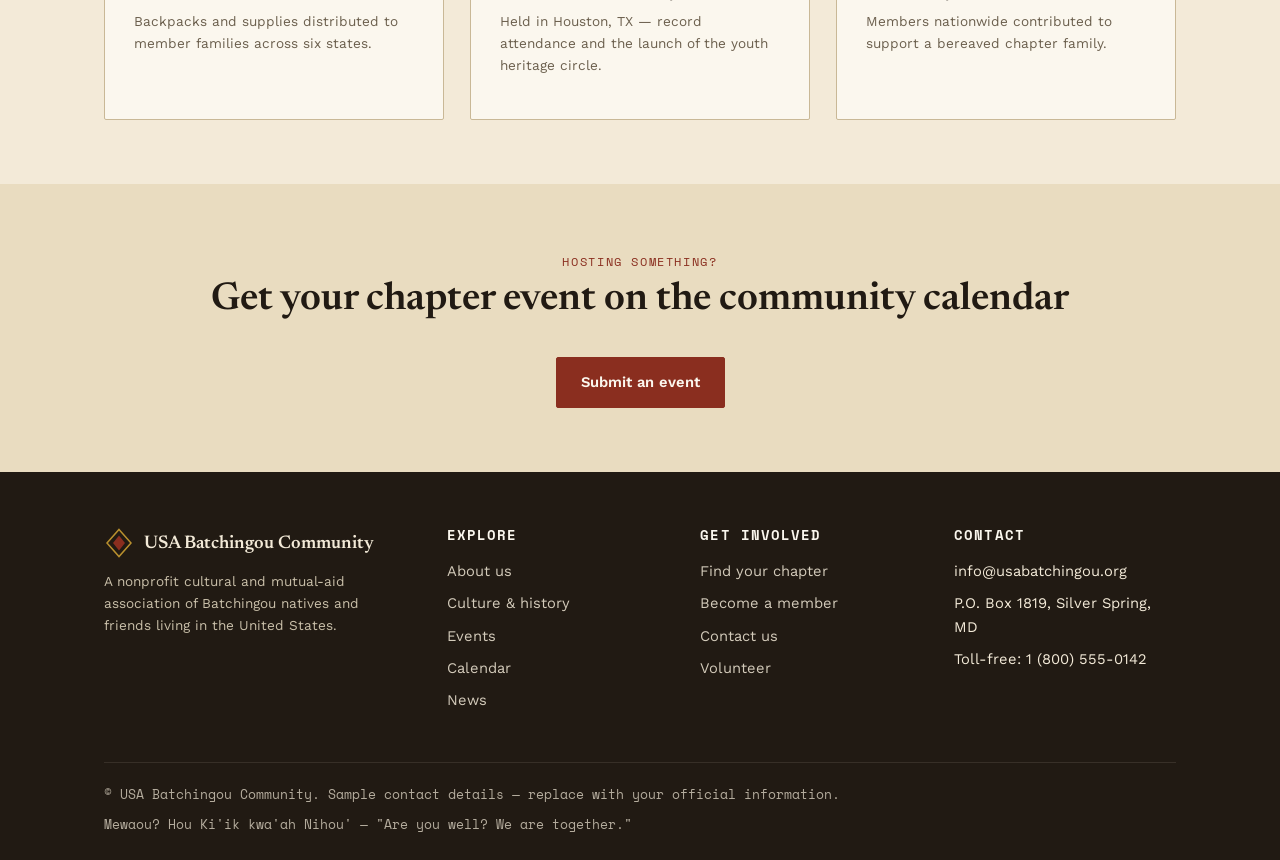
<file: events.html>
<!DOCTYPE html>
<html lang="en">
<head>
<meta charset="UTF-8">
<meta name="viewport" content="width=device-width, initial-scale=1.0">
<title>Events — USA Batchingou Community</title>
<meta name="description" content="Upcoming and past gatherings hosted by the USA Batchingou Community and its state chapters.">
<link rel="stylesheet" href="styles.css">
</head>
<body>

<header class="site-header">
  <div class="nav-wrap">
    <a href="index.html" class="brand">
      <span class="mark"><svg viewBox="0 0 40 40" fill="none" xmlns="http://www.w3.org/2000/svg"><path d="M20 2 L36 20 L20 38 L4 20 Z" stroke="#8A2E1F" stroke-width="2"/><path d="M20 10 L28 20 L20 30 L12 20 Z" fill="#B9902E"/></svg></span>
      <span>USA Batchingou<small>Community · Kwatchou Diaspora</small></span>
    </a>
    <button class="nav-toggle" aria-label="Toggle menu" aria-expanded="false"><span></span><span></span><span></span></button>
    <nav class="main-nav">
      <ul>
        <li><a href="index.html">Home</a></li>
        <li><a href="about.html">About</a></li>
        <li><a href="culture.html">Culture</a></li>
        <li><a href="events.html" class="active">Events</a></li>
        <li><a href="calendar.html">Calendar</a></li>
        <li><a href="chapters.html">Chapters</a></li>
        <li><a href="news.html">News</a></li>
        <li><a href="contact.html">Contact</a></li>
        <li><a href="membership.html" class="nav-cta">Join / Subscribe</a></li>
      </ul>
    </nav>
  </div>
</header>

<div class="page-banner">
  <div class="container">
    <div class="breadcrumb"><a href="index.html">Home</a> / Events</div>
    <span class="eyebrow">What's happening</span>
    <h1>Gatherings, big and small</h1>
    <p class="lede">From national assemblies to a state chapter's monthly potluck — sample listings below. Swap in your real dates and locations.</p>
  </div>
</div>

<section>
  <div class="container">
    <div class="section-head">
      <span class="eyebrow">Upcoming</span>
      <h2>Mark your calendar</h2>
    </div>

    <div class="event-row">
      <div class="event-date"><b>15</b><span>Aug</span></div>
      <div>
        <span class="tag">General Assembly</span>
        <h3 style="margin-bottom:.3rem;">Annual General Assembly 2026</h3>
        <p class="small">Gaylord National Resort, National Harbor, MD — the full community's flagship gathering: elections, project reports, and cultural night.</p>
      </div>
      <a href="calendar.html" class="btn btn-ghost">Details</a>
    </div>

    <div class="event-row">
      <div class="event-date"><b>29</b><span>Aug</span></div>
      <div>
        <span class="tag">Social</span>
        <h3 style="margin-bottom:.3rem;">Regional Picnic — East Coast Chapters</h3>
        <p class="small">Watkins Regional Park, MD — a family picnic co-hosted by the Maryland, Virginia, and DC chapters.</p>
      </div>
      <a href="chapters.html" class="btn btn-ghost">Details</a>
    </div>

    <div class="event-row">
      <div class="event-date"><b>05</b><span>Sep</span></div>
      <div>
        <span class="tag">Fundraiser</span>
        <h3 style="margin-bottom:.3rem;">Village Fund Gala</h3>
        <p class="small">Dallas, TX — an evening of dinner, awards, and pledges toward the Batchingou health center project.</p>
      </div>
      <a href="contact.html" class="btn btn-ghost">RSVP</a>
    </div>

    <div class="event-row">
      <div class="event-date"><b>19</b><span>Sep</span></div>
      <div>
        <span class="tag">Cultural</span>
        <h3 style="margin-bottom:.3rem;">Cultural Night</h3>
        <p class="small">Atlanta, GA — Kougang performances, traditional dress, and a potluck of dishes from home.</p>
      </div>
      <a href="culture.html" class="btn btn-ghost">Details</a>
    </div>

    <div class="event-row">
      <div class="event-date"><b>11</b><span>Jul</span></div>
      <div>
        <span class="tag">Meeting</span>
        <h3 style="margin-bottom:.3rem;">State Coordinators Call</h3>
        <p class="small">Virtual — monthly check-in for chapter leads across all active states. Open to all members.</p>
      </div>
      <a href="contact.html" class="btn btn-ghost">Get the link</a>
    </div>

    <hr class="divider">

    <div class="section-head">
      <span class="eyebrow">Recently held</span>
      <h2>What we've done together</h2>
    </div>
    <div class="grid grid-3">
      <div class="card">
        <span class="tag">Youth</span>
        <h3 style="font-size:1.05rem;">Back-to-School Drive 2025</h3>
        <p class="small">Backpacks and supplies distributed to member families across six states.</p>
      </div>
      <div class="card">
        <span class="tag">Cultural</span>
        <h3 style="font-size:1.05rem;">2025 General Assembly</h3>
        <p class="small">Held in Houston, TX — record attendance and the launch of the youth heritage circle.</p>
      </div>
      <div class="card">
        <span class="tag">Solidarity</span>
        <h3 style="font-size:1.05rem;">Community Bereavement Fund Drive</h3>
        <p class="small">Members nationwide contributed to support a bereaved chapter family.</p>
      </div>
    </div>
  </div>
</section>

<section class="section-alt center">
  <div class="container">
    <span class="eyebrow">Hosting something?</span>
    <h2>Get your chapter event on the community calendar</h2>
    <a href="contact.html" class="btn btn-primary" style="margin-top:1rem;">Submit an event</a>
  </div>
</section>

<footer class="site-footer" id="site-footer-slot"></footer>
<script src="script.js"></script>
<script src="footer.js"></script>
</body>
</html>
</file>
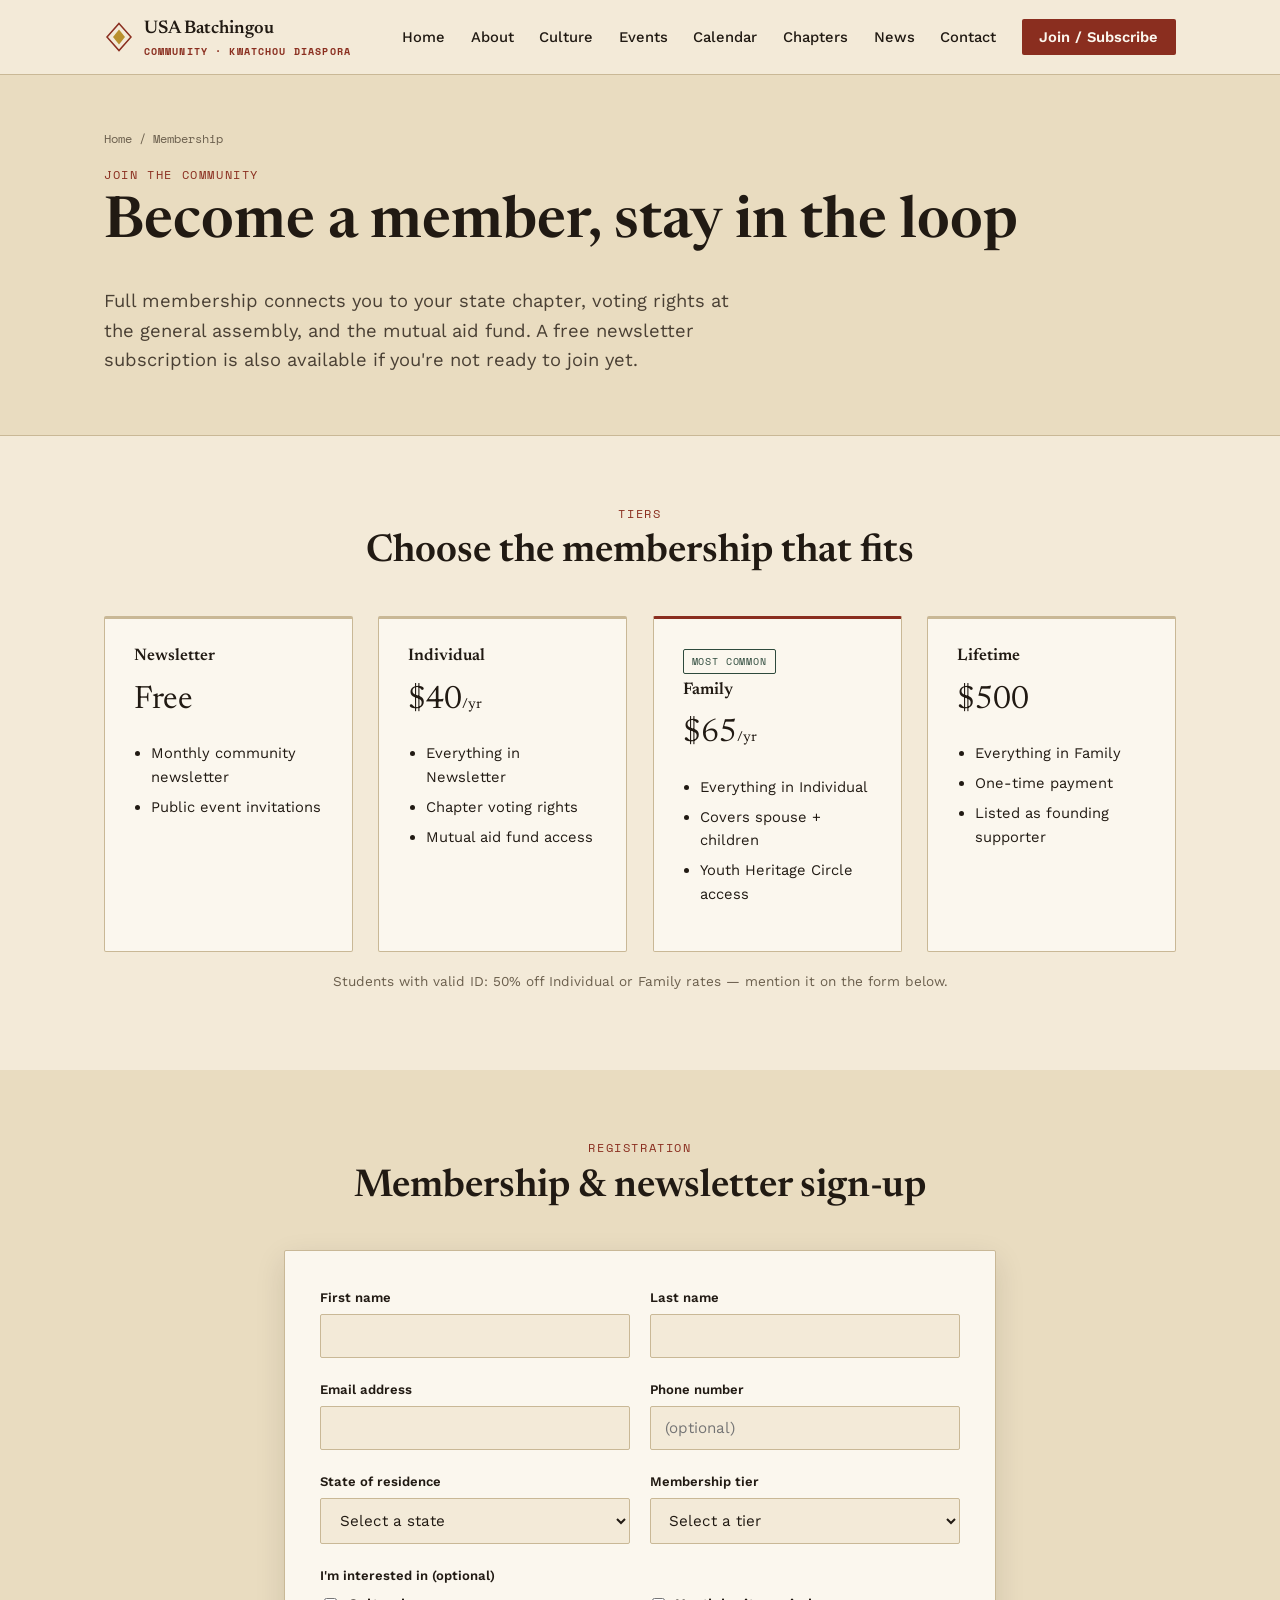
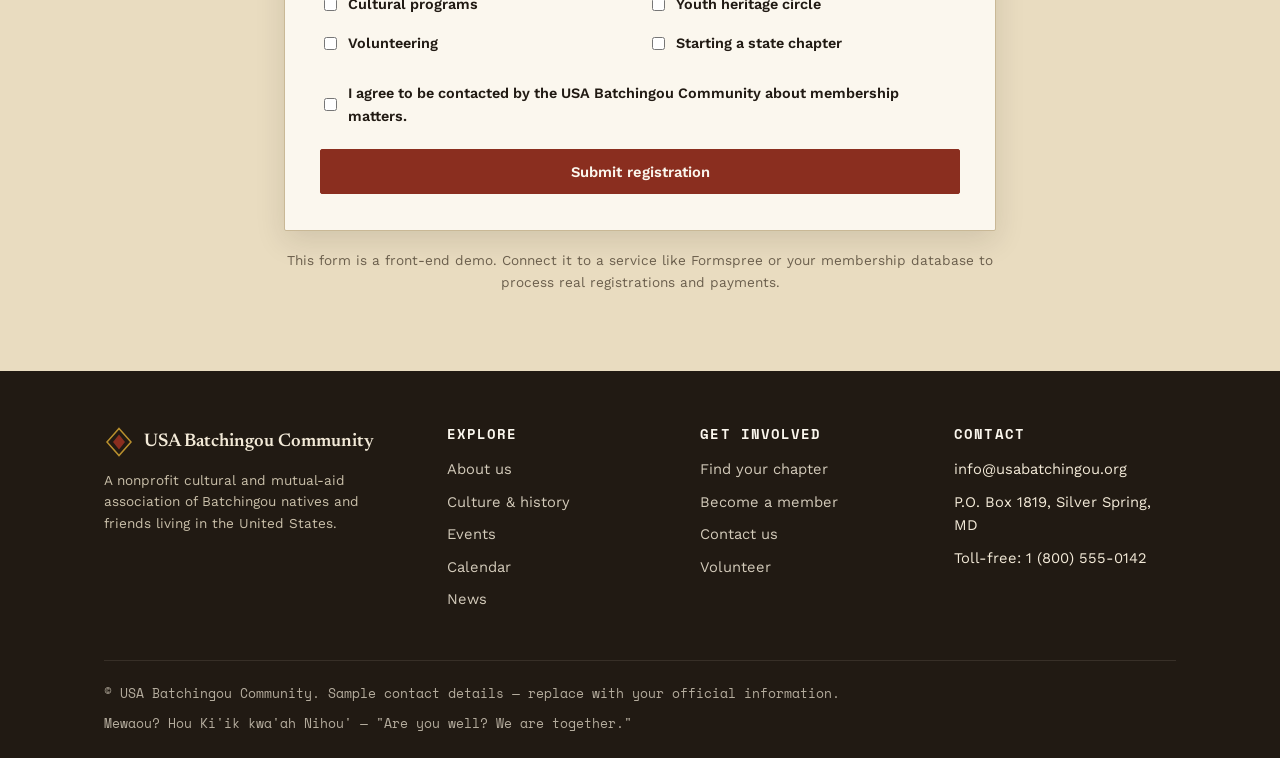
<file: membership.html>
<!DOCTYPE html>
<html lang="en">
<head>
<meta charset="UTF-8">
<meta name="viewport" content="width=device-width, initial-scale=1.0">
<title>Membership — USA Batchingou Community</title>
<meta name="description" content="Become a member of the USA Batchingou Community — subscribe, choose a membership tier, and connect with your state chapter.">
<link rel="stylesheet" href="styles.css">
</head>
<body>

<header class="site-header">
  <div class="nav-wrap">
    <a href="index.html" class="brand">
      <span class="mark"><svg viewBox="0 0 40 40" fill="none" xmlns="http://www.w3.org/2000/svg"><path d="M20 2 L36 20 L20 38 L4 20 Z" stroke="#8A2E1F" stroke-width="2"/><path d="M20 10 L28 20 L20 30 L12 20 Z" fill="#B9902E"/></svg></span>
      <span>USA Batchingou<small>Community · Kwatchou Diaspora</small></span>
    </a>
    <button class="nav-toggle" aria-label="Toggle menu" aria-expanded="false"><span></span><span></span><span></span></button>
    <nav class="main-nav">
      <ul>
        <li><a href="index.html">Home</a></li>
        <li><a href="about.html">About</a></li>
        <li><a href="culture.html">Culture</a></li>
        <li><a href="events.html">Events</a></li>
        <li><a href="calendar.html">Calendar</a></li>
        <li><a href="chapters.html">Chapters</a></li>
        <li><a href="news.html">News</a></li>
        <li><a href="contact.html">Contact</a></li>
        <li><a href="membership.html" class="nav-cta">Join / Subscribe</a></li>
      </ul>
    </nav>
  </div>
</header>

<div class="page-banner">
  <div class="container">
    <div class="breadcrumb"><a href="index.html">Home</a> / Membership</div>
    <span class="eyebrow">Join the community</span>
    <h1>Become a member, stay in the loop</h1>
    <p class="lede">Full membership connects you to your state chapter, voting rights at the general assembly, and the mutual aid fund. A free newsletter subscription is also available if you're not ready to join yet.</p>
  </div>
</div>

<section>
  <div class="container">
    <div class="section-head center">
      <span class="eyebrow">Tiers</span>
      <h2>Choose the membership that fits</h2>
    </div>
    <div class="grid grid-4">
      <div class="card tier">
        <h3 style="font-size:1.05rem;">Newsletter</h3>
        <div class="price">Free</div>
        <ul>
          <li>Monthly community newsletter</li>
          <li>Public event invitations</li>
        </ul>
      </div>
      <div class="card tier">
        <h3 style="font-size:1.05rem;">Individual</h3>
        <div class="price">$40<span style="font-size:.9rem;">/yr</span></div>
        <ul>
          <li>Everything in Newsletter</li>
          <li>Chapter voting rights</li>
          <li>Mutual aid fund access</li>
        </ul>
      </div>
      <div class="card tier featured">
        <span class="tag">Most common</span>
        <h3 style="font-size:1.05rem;">Family</h3>
        <div class="price">$65<span style="font-size:.9rem;">/yr</span></div>
        <ul>
          <li>Everything in Individual</li>
          <li>Covers spouse + children</li>
          <li>Youth Heritage Circle access</li>
        </ul>
      </div>
      <div class="card tier">
        <h3 style="font-size:1.05rem;">Lifetime</h3>
        <div class="price">$500</div>
        <ul>
          <li>Everything in Family</li>
          <li>One-time payment</li>
          <li>Listed as founding supporter</li>
        </ul>
      </div>
    </div>
    <p class="small center" style="margin-top:1.2rem;">Students with valid ID: 50% off Individual or Family rates — mention it on the form below.</p>
  </div>
</section>

<section class="section-alt">
  <div class="container" style="max-width:760px;">
    <div class="section-head center">
      <span class="eyebrow">Registration</span>
      <h2>Membership &amp; newsletter sign-up</h2>
    </div>
    <div class="form-card">
      <form data-demo-form>
        <div class="row-2">
          <div class="field">
            <label for="mem-first">First name</label>
            <input type="text" id="mem-first" name="first_name" required>
          </div>
          <div class="field">
            <label for="mem-last">Last name</label>
            <input type="text" id="mem-last" name="last_name" required>
          </div>
        </div>
        <div class="row-2">
          <div class="field">
            <label for="mem-email">Email address</label>
            <input type="email" id="mem-email" name="email" required>
          </div>
          <div class="field">
            <label for="mem-phone">Phone number</label>
            <input type="tel" id="mem-phone" name="phone" placeholder="(optional)">
          </div>
        </div>
        <div class="row-2">
          <div class="field">
            <label for="mem-state">State of residence</label>
            <select id="mem-state" name="state" required>
              <option value="">Select a state</option>
              <option>Alabama</option><option>Alaska</option><option>Arizona</option><option>Arkansas</option>
              <option>California</option><option>Colorado</option><option>Connecticut</option><option>Delaware</option>
              <option>Florida</option><option>Georgia</option><option>Hawaii</option><option>Idaho</option>
              <option>Illinois</option><option>Indiana</option><option>Iowa</option><option>Kansas</option>
              <option>Kentucky</option><option>Louisiana</option><option>Maine</option><option>Maryland</option>
              <option>Massachusetts</option><option>Michigan</option><option>Minnesota</option><option>Mississippi</option>
              <option>Missouri</option><option>Montana</option><option>Nebraska</option><option>Nevada</option>
              <option>New Hampshire</option><option>New Jersey</option><option>New Mexico</option><option>New York</option>
              <option>North Carolina</option><option>North Dakota</option><option>Ohio</option><option>Oklahoma</option>
              <option>Oregon</option><option>Pennsylvania</option><option>Rhode Island</option><option>South Carolina</option>
              <option>South Dakota</option><option>Tennessee</option><option>Texas</option><option>Utah</option>
              <option>Vermont</option><option>Virginia</option><option>Washington</option><option>West Virginia</option>
              <option>Wisconsin</option><option>Wyoming</option><option>District of Columbia</option>
            </select>
          </div>
          <div class="field">
            <label for="mem-tier">Membership tier</label>
            <select id="mem-tier" name="tier" required>
              <option value="">Select a tier</option>
              <option>Newsletter (free)</option>
              <option>Individual — $40/yr</option>
              <option>Family — $65/yr</option>
              <option>Lifetime — $500</option>
            </select>
          </div>
        </div>
        <div class="field">
          <label>I'm interested in (optional)</label>
          <div class="checkbox-grid">
            <label class="check-item"><input type="checkbox" name="interest" value="culture"> Cultural programs</label>
            <label class="check-item"><input type="checkbox" name="interest" value="youth"> Youth heritage circle</label>
            <label class="check-item"><input type="checkbox" name="interest" value="volunteer"> Volunteering</label>
            <label class="check-item"><input type="checkbox" name="interest" value="chapter"> Starting a state chapter</label>
          </div>
        </div>
        <div class="field">
          <label class="check-item"><input type="checkbox" required> I agree to be contacted by the USA Batchingou Community about membership matters.</label>
        </div>
        <button type="submit" class="btn btn-primary" style="width:100%; justify-content:center;">Submit registration</button>
        <div class="form-msg">Welcome to the family! Your registration has been received — a coordinator will follow up by email within a few days.</div>
      </form>
    </div>
    <p class="small center" style="margin-top:1.2rem;">This form is a front-end demo. Connect it to a service like Formspree or your membership database to process real registrations and payments.</p>
  </div>
</section>

<footer class="site-footer" id="site-footer-slot"></footer>
<script src="script.js"></script>
<script src="footer.js"></script>
</body>
</html>
</file>
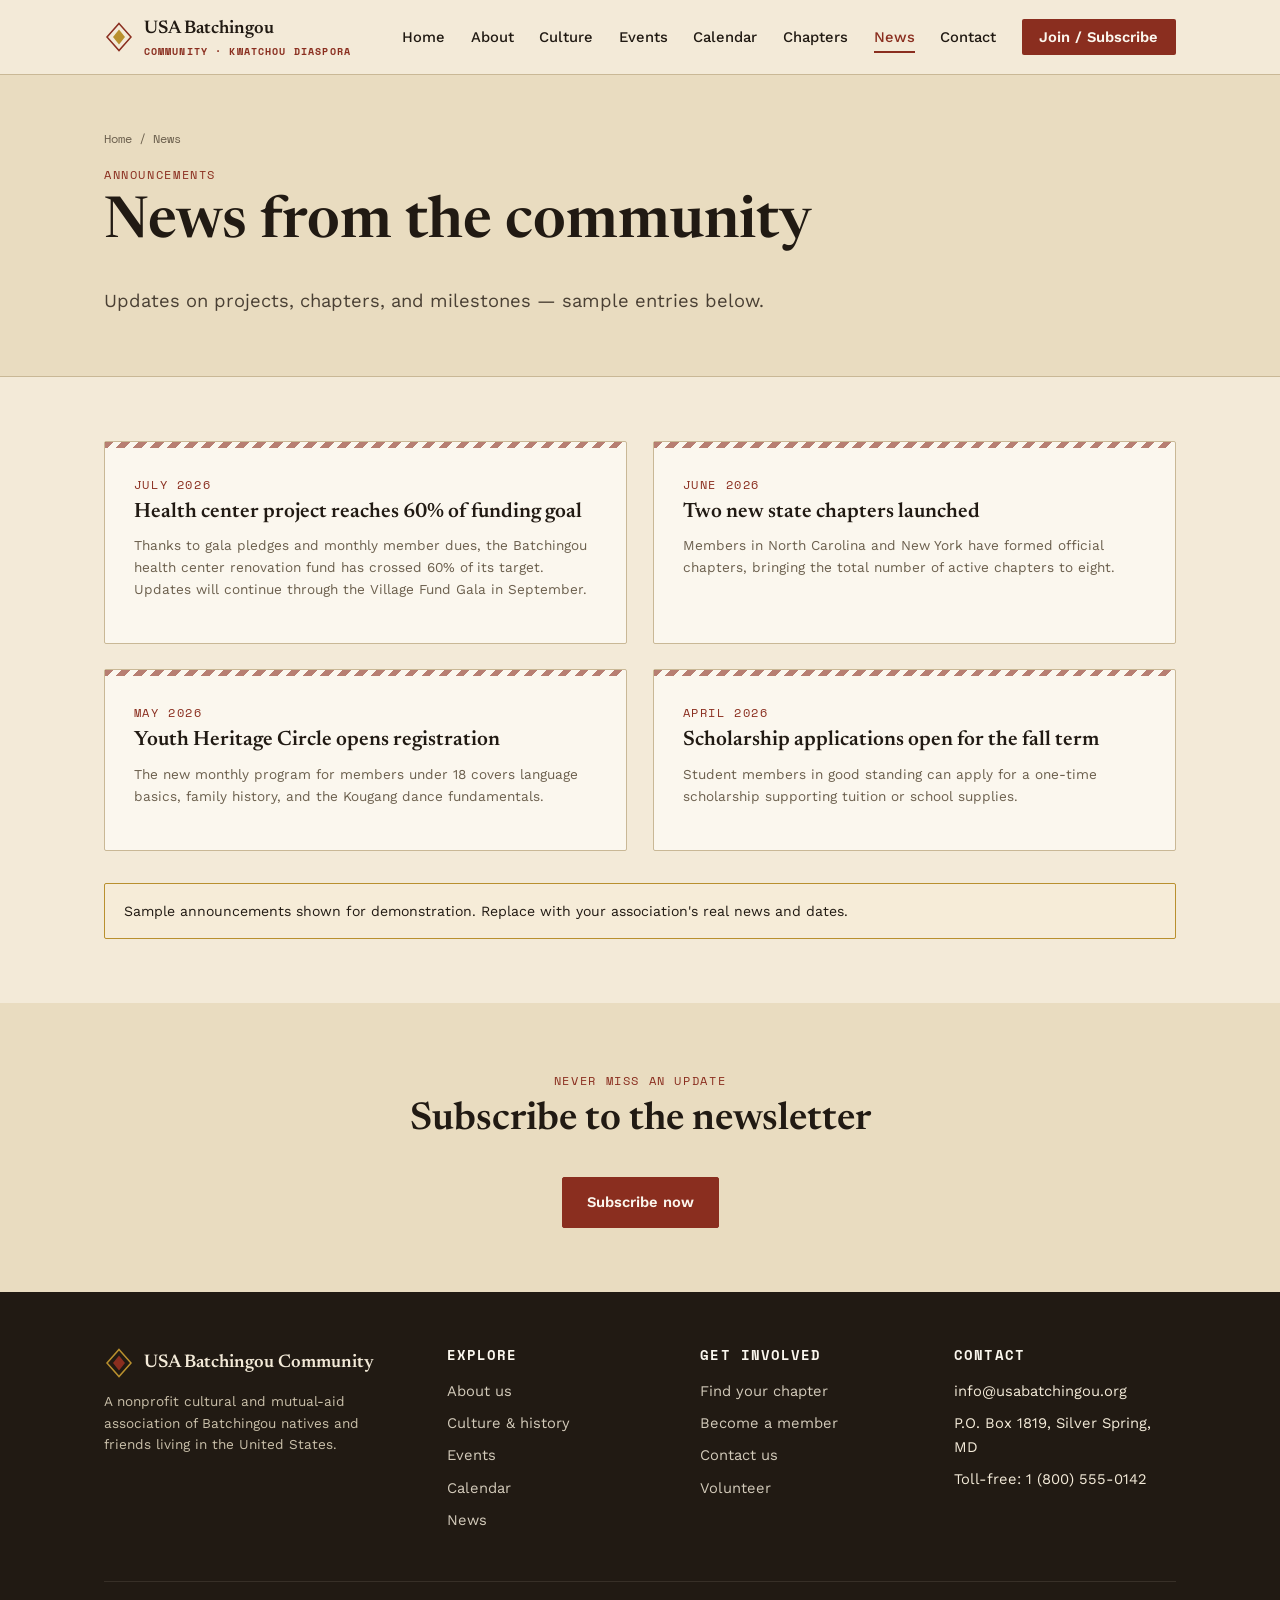
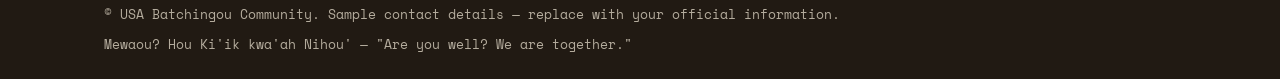
<file: news.html>
<!DOCTYPE html>
<html lang="en">
<head>
<meta charset="UTF-8">
<meta name="viewport" content="width=device-width, initial-scale=1.0">
<title>News — USA Batchingou Community</title>
<meta name="description" content="Announcements and updates from the USA Batchingou Community.">
<link rel="stylesheet" href="styles.css">
</head>
<body>

<header class="site-header">
  <div class="nav-wrap">
    <a href="index.html" class="brand">
      <span class="mark"><svg viewBox="0 0 40 40" fill="none" xmlns="http://www.w3.org/2000/svg"><path d="M20 2 L36 20 L20 38 L4 20 Z" stroke="#8A2E1F" stroke-width="2"/><path d="M20 10 L28 20 L20 30 L12 20 Z" fill="#B9902E"/></svg></span>
      <span>USA Batchingou<small>Community · Kwatchou Diaspora</small></span>
    </a>
    <button class="nav-toggle" aria-label="Toggle menu" aria-expanded="false"><span></span><span></span><span></span></button>
    <nav class="main-nav">
      <ul>
        <li><a href="index.html">Home</a></li>
        <li><a href="about.html">About</a></li>
        <li><a href="culture.html">Culture</a></li>
        <li><a href="events.html">Events</a></li>
        <li><a href="calendar.html">Calendar</a></li>
        <li><a href="chapters.html">Chapters</a></li>
        <li><a href="news.html" class="active">News</a></li>
        <li><a href="contact.html">Contact</a></li>
        <li><a href="membership.html" class="nav-cta">Join / Subscribe</a></li>
      </ul>
    </nav>
  </div>
</header>

<div class="page-banner">
  <div class="container">
    <div class="breadcrumb"><a href="index.html">Home</a> / News</div>
    <span class="eyebrow">Announcements</span>
    <h1>News from the community</h1>
    <p class="lede">Updates on projects, chapters, and milestones — sample entries below.</p>
  </div>
</div>

<section>
  <div class="container">
    <div class="grid grid-2">
      <div class="card card-corner">
        <span class="eyebrow">July 2026</span>
        <h3>Health center project reaches 60% of funding goal</h3>
        <p class="small">Thanks to gala pledges and monthly member dues, the Batchingou health center renovation fund has crossed 60% of its target. Updates will continue through the Village Fund Gala in September.</p>
      </div>
      <div class="card card-corner">
        <span class="eyebrow">June 2026</span>
        <h3>Two new state chapters launched</h3>
        <p class="small">Members in North Carolina and New York have formed official chapters, bringing the total number of active chapters to eight.</p>
      </div>
      <div class="card card-corner">
        <span class="eyebrow">May 2026</span>
        <h3>Youth Heritage Circle opens registration</h3>
        <p class="small">The new monthly program for members under 18 covers language basics, family history, and the Kougang dance fundamentals.</p>
      </div>
      <div class="card card-corner">
        <span class="eyebrow">April 2026</span>
        <h3>Scholarship applications open for the fall term</h3>
        <p class="small">Student members in good standing can apply for a one-time scholarship supporting tuition or school supplies.</p>
      </div>
    </div>

    <div class="notice" style="margin-top:2rem;">
      Sample announcements shown for demonstration. Replace with your association's real news and dates.
    </div>
  </div>
</section>

<section class="section-alt center">
  <div class="container">
    <span class="eyebrow">Never miss an update</span>
    <h2>Subscribe to the newsletter</h2>
    <a href="membership.html" class="btn btn-primary" style="margin-top:1rem;">Subscribe now</a>
  </div>
</section>

<footer class="site-footer" id="site-footer-slot"></footer>
<script src="script.js"></script>
<script src="footer.js"></script>
</body>
</html>
</file>
<file: styles.css>
/* =========================================================
   USA BATCHINGOU COMMUNITY — shared stylesheet
   Design language: Bamiléké chieftaincy textiles & architecture —
   the "Ngong" (spider-leg) triangle motif carved into palace friezes
   and woven into raffia cloth is used throughout as the signature
   structural device (dividers, corners, calendar cells, cards).
   ========================================================= */

@import url('https://fonts.googleapis.com/css2?family=Newsreader:ital,opsz,wght@0,6..72,400;0,6..72,500;0,6..72,600;0,6..72,700;1,6..72,500&family=Work+Sans:wght@400;500;600;700&family=Space+Mono:wght@400;700&display=swap');

:root{
  --parchment: #F3EAD8;   /* raffia-cloth background */
  --parchment-deep: #E9DCC0;
  --ink: #211A13;         /* warm near-black */
  --brick: #8A2E1F;       /* camwood red — primary accent */
  --brick-dark: #6E2317;
  --gold: #B9902E;        /* royal gold — highlight accent */
  --forest: #2E4A3C;      /* land / coffee green — secondary */
  --line: #C9B896;        /* hairline / divider */
  --white: #FBF7EE;
  --shadow: 0 10px 30px rgba(33,26,19,0.12);
  --radius: 2px;
}

*{box-sizing:border-box;}
html{scroll-behavior:smooth;}
body{
  margin:0;
  background:var(--parchment);
  color:var(--ink);
  font-family:'Work Sans', sans-serif;
  font-size:16px;
  line-height:1.6;
  -webkit-font-smoothing:antialiased;
}

h1,h2,h3,h4{
  font-family:'Newsreader', serif;
  font-weight:600;
  line-height:1.15;
  margin:0 0 .5em;
  color:var(--ink);
}
h1{font-size:clamp(2.2rem,5vw,3.6rem); font-weight:600;}
h2{font-size:clamp(1.6rem,3.2vw,2.4rem);}
h3{font-size:1.3rem;}
p{margin:0 0 1em;}
a{color:var(--brick); text-decoration:none;}
a:hover{text-decoration:underline;}
.eyebrow{
  font-family:'Space Mono', monospace;
  font-size:.72rem;
  letter-spacing:.14em;
  text-transform:uppercase;
  color:var(--brick);
  display:inline-block;
  margin-bottom:.6em;
}
.lede{font-size:1.15rem; color:#4a4034; max-width:60ch;}

img,svg{max-width:100%; display:block;}

.container{
  max-width:1120px;
  margin:0 auto;
  padding:0 1.5rem;
}

/* ---------- Ngong triangle motif (signature) ---------- */
.ngong-row{
  display:flex;
  width:100%;
  height:14px;
  overflow:hidden;
  line-height:0;
}
.ngong-row span{
  flex:1 0 18px;
  width:18px;
  height:14px;
  background:
    linear-gradient(135deg, transparent 50%, currentColor 50%) 0 0/9px 14px,
    linear-gradient(45deg, currentColor 50%, transparent 50%) 9px 0/9px 14px;
  background-repeat:repeat-x;
}
.ngong-row.brick{color:var(--brick);}
.ngong-row.gold{color:var(--gold);}
.ngong-row.forest{color:var(--forest);}
.ngong-row.ink{color:var(--ink);}

.divider{
  border:none;
  border-top:1px solid var(--line);
  margin:2.5rem 0;
}

/* ---------- Header / Nav ---------- */
.site-header{
  position:sticky; top:0; z-index:50;
  background:rgba(243,234,216,.94);
  backdrop-filter:blur(6px);
  border-bottom:1px solid var(--line);
}
.nav-wrap{
  display:flex; align-items:center; justify-content:space-between;
  padding:.9rem 1.5rem;
  max-width:1120px; margin:0 auto;
}
.brand{
  display:flex; align-items:center; gap:.6rem;
  font-family:'Newsreader', serif;
  font-weight:600; font-size:1.15rem;
  color:var(--ink);
}
.brand:hover{text-decoration:none;}
.brand .mark{
  width:30px;height:30px;flex:none;
}
.brand .mark svg{width:100%;height:100%;}
.brand small{
  display:block; font-family:'Space Mono',monospace;
  font-size:.6rem; letter-spacing:.12em; color:var(--brick); text-transform:uppercase;
}
nav.main-nav ul{
  list-style:none; display:flex; gap:1.6rem; margin:0; padding:0;
}
nav.main-nav a{
  color:var(--ink); font-size:.92rem; font-weight:500;
  padding:.3rem 0; border-bottom:2px solid transparent;
}
nav.main-nav a:hover, nav.main-nav a.active{
  color:var(--brick); text-decoration:none; border-bottom-color:var(--brick);
}
.nav-cta{
  background:var(--brick); color:var(--white)!important; border-radius:var(--radius);
  padding:.55rem 1.1rem!important; border-bottom:none!important; font-weight:600!important;
}
.nav-cta:hover{background:var(--brick-dark); border-bottom:none!important;}
.nav-toggle{display:none; background:none;border:none;cursor:pointer;padding:.3rem;}
.nav-toggle span{display:block;width:24px;height:2px;background:var(--ink);margin:5px 0;}

@media (max-width:860px){
  nav.main-nav{
    position:fixed; inset:64px 0 0 0; background:var(--parchment);
    transform:translateX(100%); transition:transform .25s ease;
    padding:2rem 1.5rem; border-top:1px solid var(--line);
  }
  nav.main-nav.open{transform:translateX(0);}
  nav.main-nav ul{flex-direction:column; gap:0;}
  nav.main-nav li{border-bottom:1px solid var(--line);}
  nav.main-nav a{display:block; padding:1rem 0;}
  .nav-toggle{display:block;}
  .nav-cta{display:inline-block; margin-top:1rem;}
}

/* ---------- Buttons ---------- */
.btn{
  display:inline-flex; align-items:center; gap:.5rem;
  font-family:'Work Sans',sans-serif; font-weight:600; font-size:.92rem;
  padding:.8rem 1.5rem; border-radius:var(--radius);
  border:1px solid var(--ink); cursor:pointer;
  background:transparent; color:var(--ink);
  transition:background .15s,color .15s,transform .1s;
}
.btn:hover{transform:translateY(-1px); text-decoration:none;}
.btn-primary{background:var(--brick); border-color:var(--brick); color:var(--white);}
.btn-primary:hover{background:var(--brick-dark); border-color:var(--brick-dark);}
.btn-ghost{border-color:var(--ink); color:var(--ink);}
.btn-ghost:hover{background:var(--ink); color:var(--white);}
.btn-gold{background:var(--gold); border-color:var(--gold); color:var(--ink);}

/* ---------- Hero ---------- */
.hero{
  padding:5.5rem 0 4rem;
  position:relative;
  overflow:hidden;
}
.hero .container{
  display:grid; grid-template-columns:1.15fr .85fr; gap:3rem; align-items:center;
}
@media (max-width:860px){ .hero .container{grid-template-columns:1fr;} }
.hero-actions{display:flex; gap:1rem; flex-wrap:wrap; margin-top:1.8rem;}
.hero-art{
  aspect-ratio:1/1; max-width:380px; margin:0 auto;
}

/* ---------- Sections ---------- */
section{padding:4rem 0;}
.section-alt{background:var(--parchment-deep);}
.section-ink{background:var(--ink); color:var(--white);}
.section-ink h2, .section-ink h3{color:var(--white);}
.section-head{max-width:640px; margin:0 auto 2.6rem;}
.section-head.center{text-align:center; margin-left:auto; margin-right:auto;}

.grid{display:grid; gap:1.6rem;}
.grid-3{grid-template-columns:repeat(3,1fr);}
.grid-2{grid-template-columns:repeat(2,1fr);}
.grid-4{grid-template-columns:repeat(4,1fr);}
@media (max-width:900px){ .grid-3,.grid-4{grid-template-columns:repeat(2,1fr);} }
@media (max-width:600px){ .grid-2,.grid-3,.grid-4{grid-template-columns:1fr;} }

.card{
  background:var(--white); border:1px solid var(--line); border-radius:var(--radius);
  padding:1.8rem; position:relative;
}
.card .num{
  font-family:'Space Mono',monospace; color:var(--gold); font-size:.8rem; letter-spacing:.1em;
}
.card-corner{position:relative;}
.card-corner::before{
  content:""; position:absolute; top:0; left:0; width:100%; height:6px;
  background:repeating-linear-gradient(135deg,var(--brick) 0 6px, transparent 6px 12px);
  opacity:.6;
}

/* ---------- Stat strip ---------- */
.stats{display:flex; gap:2.5rem; flex-wrap:wrap;}
.stat b{
  display:block; font-family:'Newsreader',serif; font-size:2.2rem; color:var(--brick);
}
.stat span{font-family:'Space Mono',monospace; font-size:.72rem; letter-spacing:.08em; text-transform:uppercase; color:#6b5f4d;}

/* ---------- Footer ---------- */
footer.site-footer{
  background:var(--ink); color:var(--parchment); padding:3.5rem 0 1.5rem; margin-top:0;
}
footer.site-footer a{color:var(--parchment); opacity:.85;}
footer.site-footer a:hover{opacity:1;}
.footer-grid{display:grid; grid-template-columns:1.4fr 1fr 1fr 1fr; gap:2rem; padding-bottom:2.5rem;}
@media (max-width:760px){ .footer-grid{grid-template-columns:1fr 1fr;} }
.footer-grid h4{color:var(--white); font-size:.85rem; letter-spacing:.08em; text-transform:uppercase; font-family:'Space Mono',monospace; margin-bottom:1rem;}
.footer-grid ul{list-style:none; margin:0; padding:0;}
.footer-grid li{margin-bottom:.55rem; font-size:.92rem;}
.footer-bottom{
  border-top:1px solid rgba(243,234,216,.15); padding-top:1.4rem;
  display:flex; justify-content:space-between; flex-wrap:wrap; gap:.6rem;
  font-size:.8rem; opacity:.7; font-family:'Space Mono',monospace;
}

/* ---------- Forms ---------- */
.form-card{
  background:var(--white); border:1px solid var(--line); padding:2.2rem;
  border-radius:var(--radius); box-shadow:var(--shadow);
}
label{
  display:block; font-size:.82rem; font-weight:600; margin-bottom:.4rem; color:var(--ink);
}
.field{margin-bottom:1.3rem;}
input[type=text],input[type=email],input[type=tel],select,textarea{
  width:100%; padding:.75rem .9rem; border:1px solid var(--line); background:var(--parchment);
  font-family:'Work Sans',sans-serif; font-size:.95rem; border-radius:var(--radius); color:var(--ink);
}
input:focus,select:focus,textarea:focus{
  outline:2px solid var(--brick); outline-offset:1px; background:var(--white);
}
textarea{resize:vertical; min-height:120px;}
.row-2{display:grid; grid-template-columns:1fr 1fr; gap:1.2rem;}
@media (max-width:600px){ .row-2{grid-template-columns:1fr;} }
.checkbox-grid{display:grid; grid-template-columns:repeat(2,1fr); gap:.6rem 1rem;}
@media (max-width:600px){ .checkbox-grid{grid-template-columns:1fr;} }
.check-item{display:flex; align-items:center; gap:.5rem; font-size:.9rem;}
.check-item input{width:auto;}
.form-msg{
  display:none; margin-top:1.2rem; padding:1rem 1.1rem; border-radius:var(--radius);
  background:#e9f0ea; border:1px solid var(--forest); color:var(--forest); font-size:.92rem;
}
.form-msg.show{display:block;}

/* ---------- Page header banner (interior pages) ---------- */
.page-banner{
  padding:3.4rem 0 2.6rem; border-bottom:1px solid var(--line);
  background:var(--parchment-deep);
}
.breadcrumb{font-family:'Space Mono',monospace; font-size:.75rem; color:#6b5f4d; margin-bottom:.8rem;}
.breadcrumb a{color:#6b5f4d;}

/* ---------- Membership tiers ---------- */
.tier{border-top:3px solid var(--line);}
.tier.featured{border-top-color:var(--brick);}
.tier .price{font-family:'Newsreader',serif; font-size:2rem; color:var(--ink); margin:.4rem 0;}
.tier ul{padding-left:1.1rem; margin:1rem 0;}
.tier li{margin-bottom:.4rem; font-size:.92rem;}

/* ---------- Calendar ---------- */
.cal-head{display:flex; align-items:center; justify-content:space-between; margin-bottom:1.4rem;}
.cal-head .month-label{font-family:'Newsreader',serif; font-size:1.5rem;}
.cal-nav{display:flex; gap:.5rem;}
.cal-nav button{
  width:38px;height:38px; border:1px solid var(--ink); background:var(--white); cursor:pointer;
  font-size:1rem; border-radius:var(--radius);
}
.cal-grid{display:grid; grid-template-columns:repeat(7,1fr); border-left:1px solid var(--line); border-top:1px solid var(--line);}
.cal-dow{
  text-align:center; font-family:'Space Mono',monospace; font-size:.7rem; letter-spacing:.08em;
  text-transform:uppercase; padding:.6rem 0; color:#6b5f4d; border-right:1px solid var(--line); border-bottom:1px solid var(--line);
  background:var(--parchment-deep);
}
.cal-cell{
  min-height:92px; border-right:1px solid var(--line); border-bottom:1px solid var(--line);
  padding:.4rem; font-size:.82rem; background:var(--white); position:relative;
}
.cal-cell.other-month{background:var(--parchment); color:#b3a68c;}
.cal-cell .d-num{font-family:'Space Mono',monospace; font-size:.75rem;}
.cal-cell.today .d-num{
  background:var(--brick); color:var(--white); border-radius:50%;
  width:20px;height:20px; display:inline-flex; align-items:center; justify-content:center;
}
.cal-event{
  margin-top:.3rem; background:var(--gold); color:var(--ink); font-size:.7rem;
  padding:2px 5px; border-radius:2px; display:block; line-height:1.3; overflow:hidden;
  text-overflow:ellipsis; white-space:nowrap;
}
@media (max-width:700px){
  .cal-grid{grid-template-columns:repeat(7,minmax(0,1fr));}
  .cal-cell{min-height:60px; font-size:.7rem;}
  .cal-dow{font-size:.55rem; padding:.4rem 0;}
  .cal-event{font-size:.55rem;}
}

/* ---------- Event list ---------- */
.event-row{
  display:grid; grid-template-columns:110px 1fr auto; gap:1.4rem; align-items:center;
  padding:1.4rem 0; border-bottom:1px solid var(--line);
}
@media (max-width:700px){ .event-row{grid-template-columns:1fr; text-align:left;} }
.event-date{
  font-family:'Space Mono',monospace; text-align:center; background:var(--parchment-deep);
  padding:.7rem .4rem; border:1px solid var(--line);
}
.event-date b{display:block; font-size:1.4rem; color:var(--brick); font-family:'Newsreader',serif;}
.event-date span{font-size:.7rem; letter-spacing:.08em; text-transform:uppercase;}
.tag{
  display:inline-block; font-family:'Space Mono',monospace; font-size:.65rem; letter-spacing:.08em;
  text-transform:uppercase; padding:.2rem .5rem; border:1px solid var(--forest); color:var(--forest);
  border-radius:2px; margin-bottom:.4rem;
}

/* ---------- States directory ---------- */
.states-toolbar{display:flex; gap:1rem; flex-wrap:wrap; align-items:center; margin-bottom:1.6rem;}
.states-toolbar input[type=text]{max-width:320px;}
.region-tabs{display:flex; gap:.5rem; flex-wrap:wrap;}
.region-tabs button{
  font-family:'Space Mono',monospace; font-size:.72rem; letter-spacing:.06em; text-transform:uppercase;
  padding:.5rem .9rem; border:1px solid var(--ink); background:transparent; cursor:pointer; border-radius:var(--radius);
}
.region-tabs button.active{background:var(--ink); color:var(--white);}
.state-grid{display:grid; grid-template-columns:repeat(4,1fr); gap:1rem;}
@media (max-width:900px){ .state-grid{grid-template-columns:repeat(3,1fr);} }
@media (max-width:640px){ .state-grid{grid-template-columns:repeat(2,1fr);} }
.state-card{
  border:1px solid var(--line); background:var(--white); padding:1rem 1.1rem; border-radius:var(--radius);
}
.state-card .abbr{font-family:'Space Mono',monospace; color:var(--gold); font-size:.72rem; letter-spacing:.1em;}
.state-card h4{margin:.2rem 0 .3rem; font-size:1rem; font-family:'Work Sans',sans-serif; font-weight:600;}
.state-card p{font-size:.8rem; color:#6b5f4d; margin:0;}
.state-card .status{font-size:.72rem; margin-top:.5rem; display:inline-block; font-weight:600;}
.status.active{color:var(--forest);}
.status.open{color:var(--brick);}
.state-empty{padding:2rem; text-align:center; color:#6b5f4d; grid-column:1/-1;}

/* ---------- Utility ---------- */
.center{text-align:center;}
.mt-0{margin-top:0;}
.mb-0{margin-bottom:0;}
.flex{display:flex;}
.gap-1{gap:1rem;}
.small{font-size:.85rem; color:#6b5f4d;}
.notice{
  background:#f6ecd8; border:1px solid var(--gold); padding:1rem 1.2rem; border-radius:var(--radius); font-size:.88rem;
}
</file>
